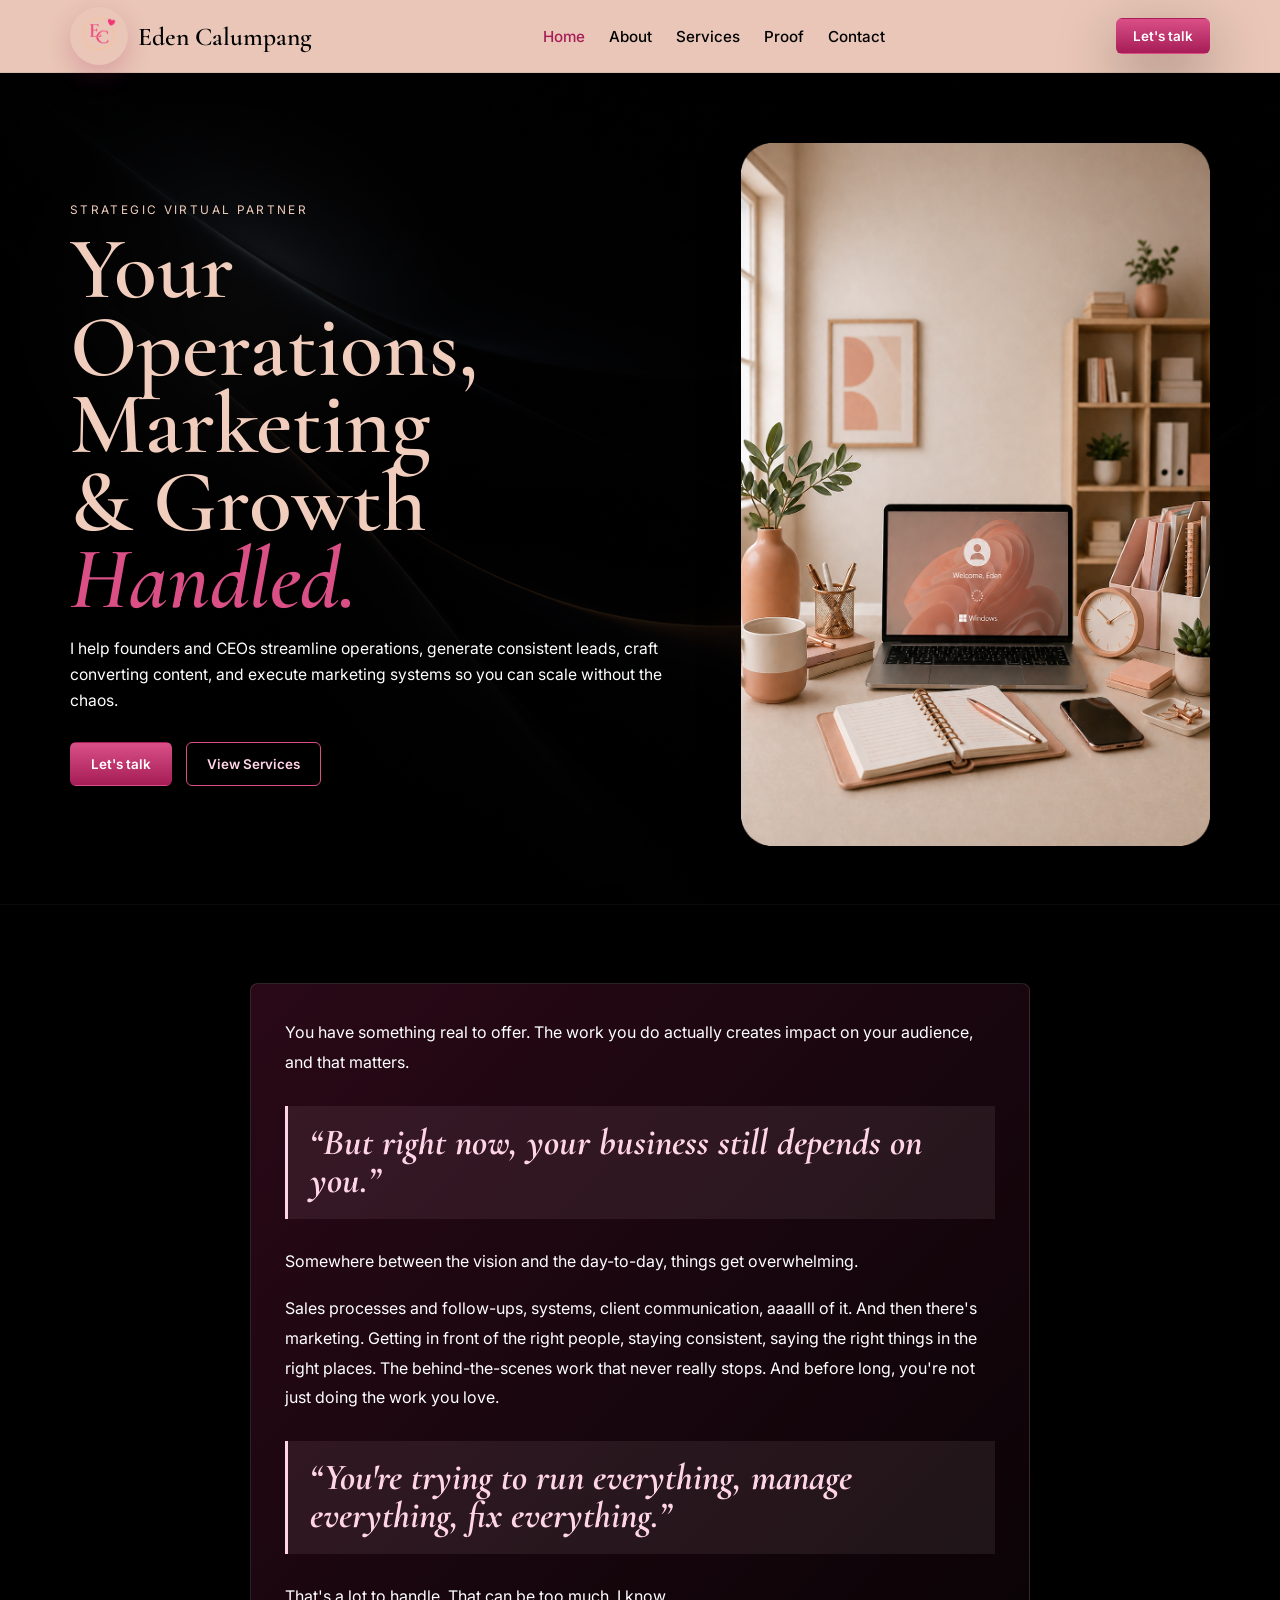
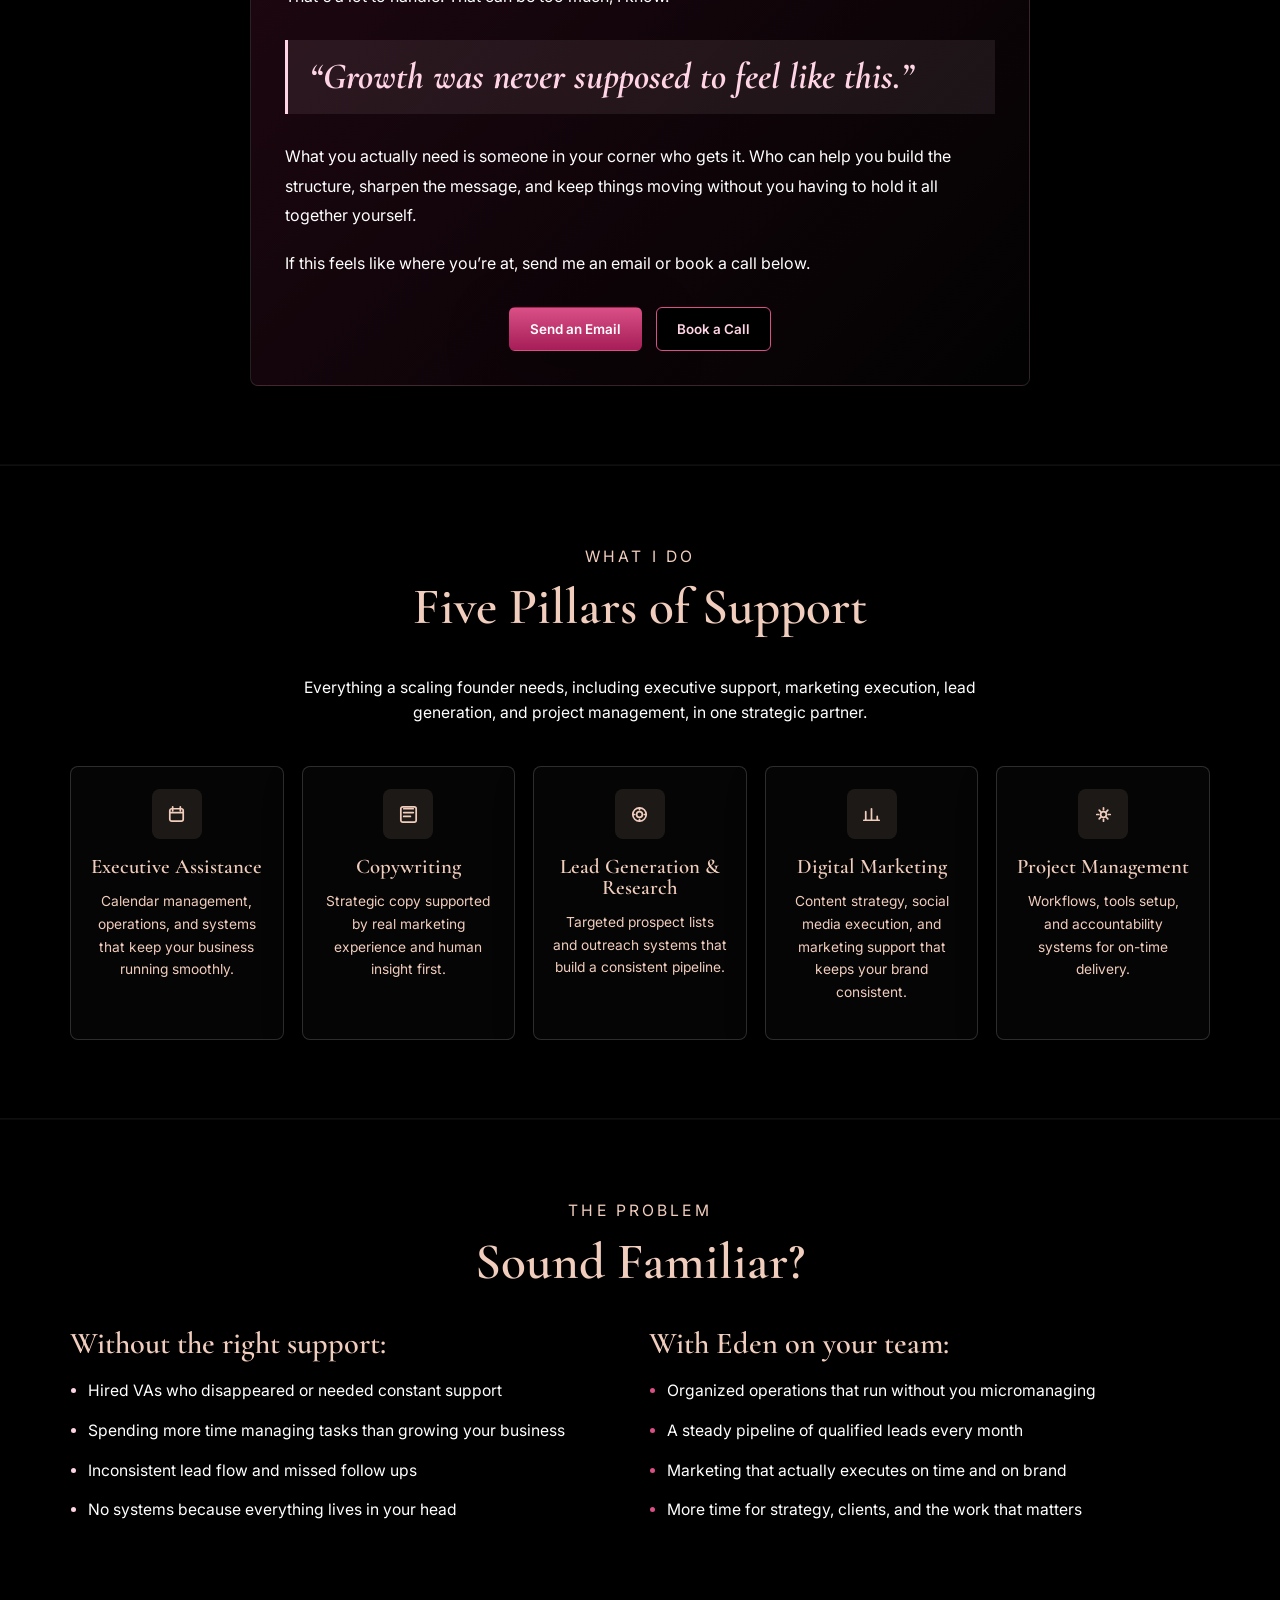
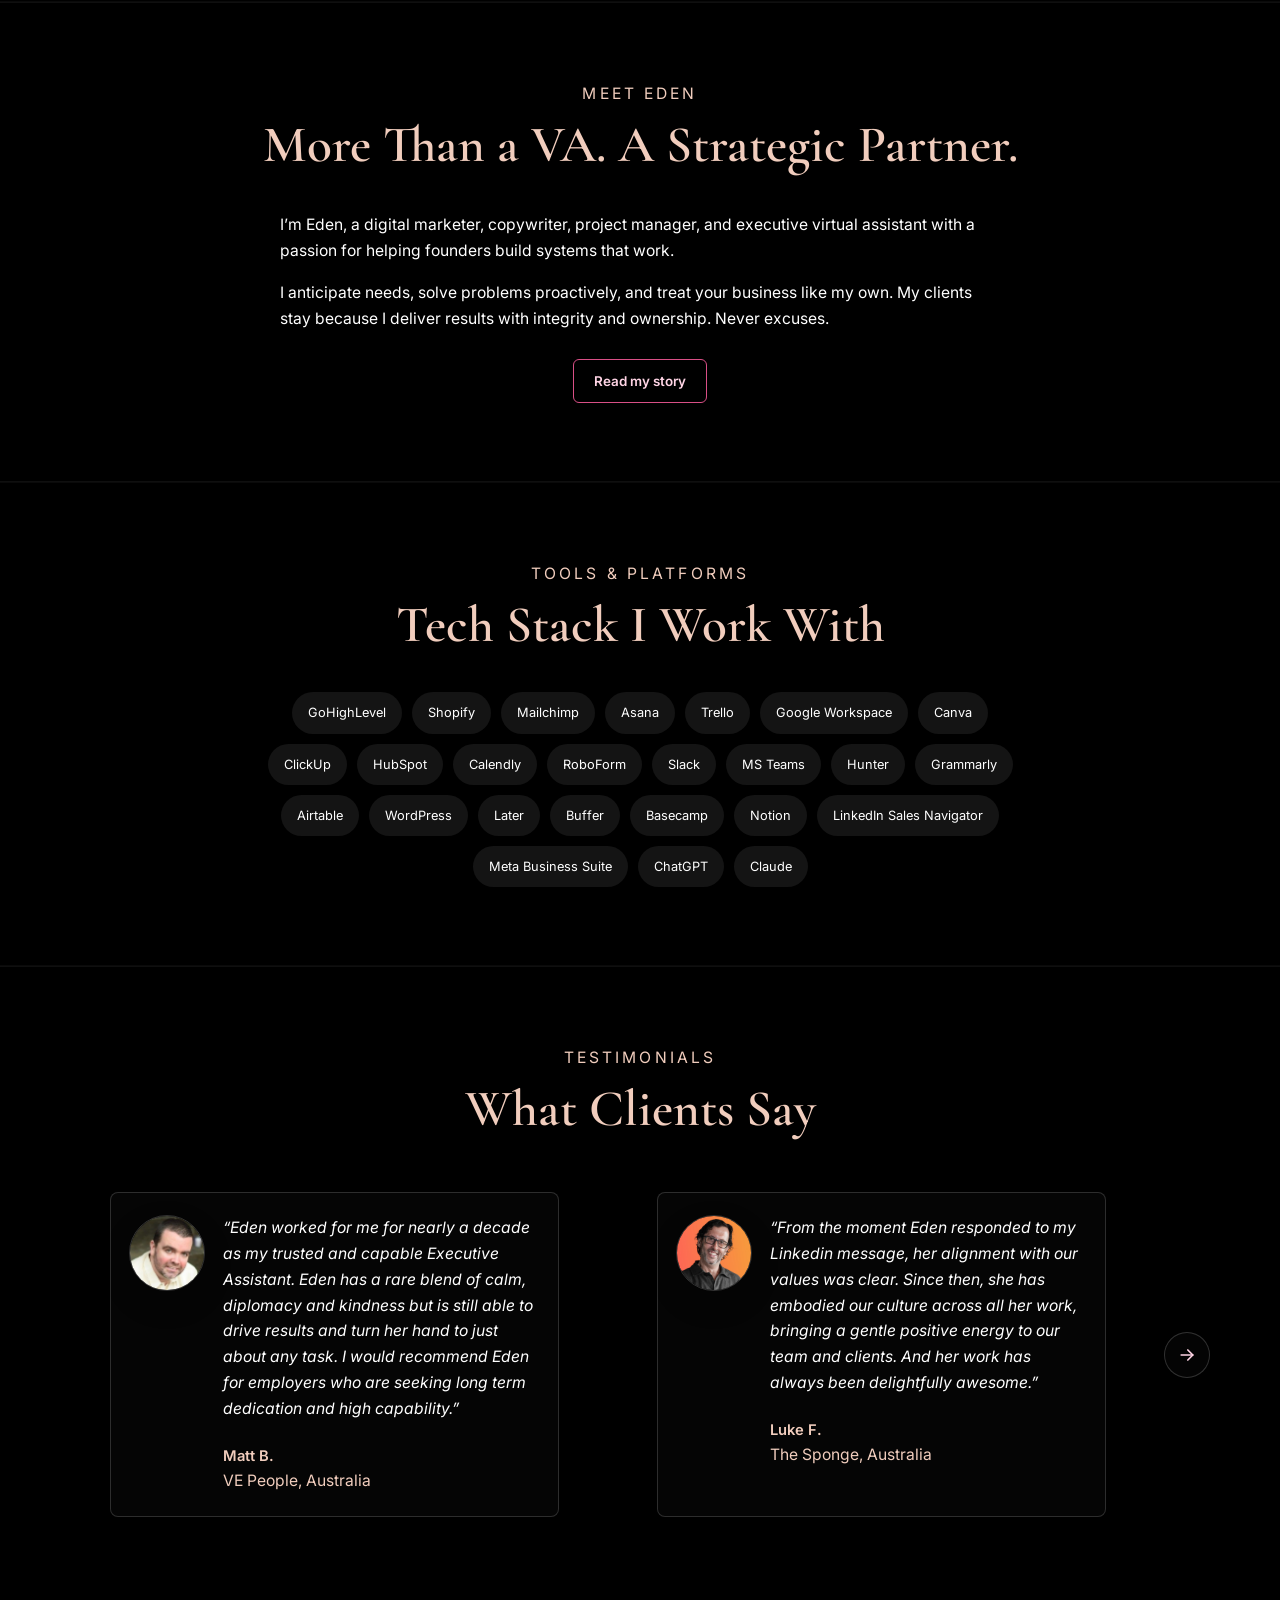
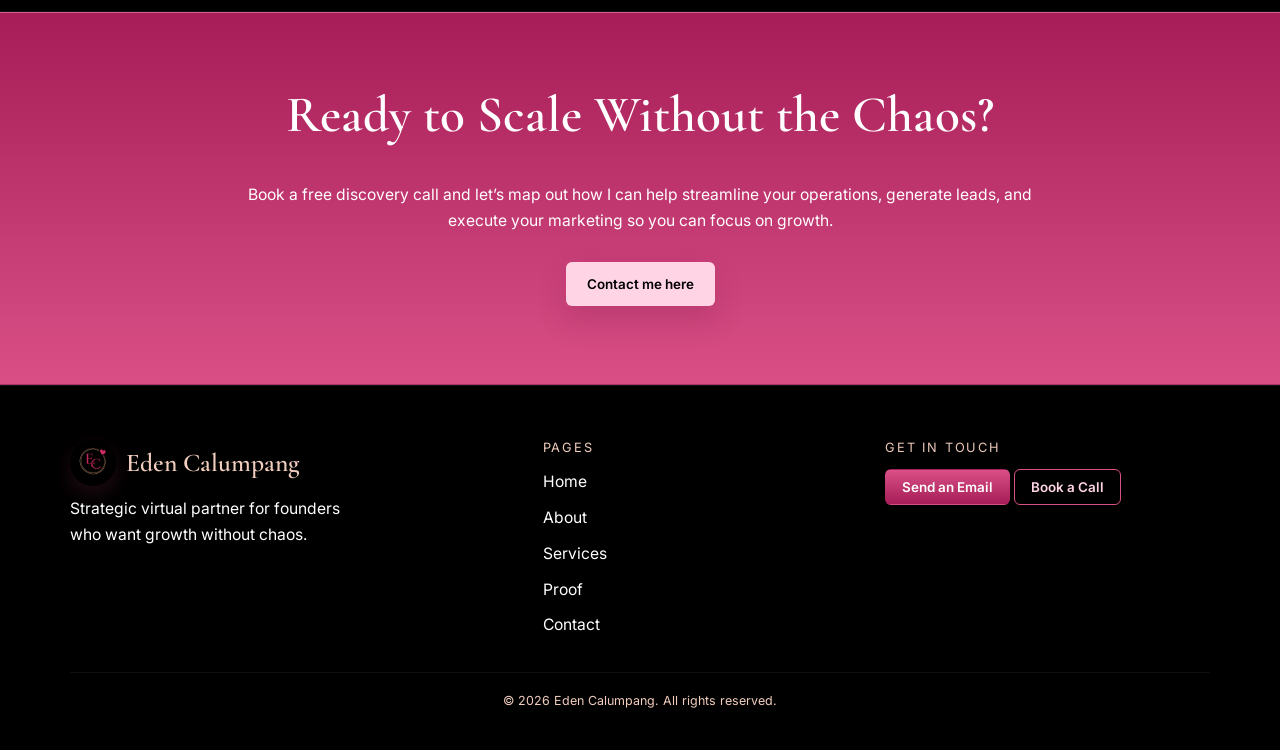
<file: index.html>
<!DOCTYPE html>
<html lang="en">
<head>
  <meta charset="UTF-8">
  <meta name="viewport" content="width=device-width, initial-scale=1.0">
  <title>Eden Calumpang | Strategic Virtual Assistant for Founders</title>
  <meta
    name="description"
    content="Strategic virtual assistant support for founders and CEOs: operations, executive assistance, copywriting, lead generation, digital marketing, and project management."
  >
  <meta name="author" content="Eden Calumpang">
  <meta name="robots" content="index, follow">
  <meta name="theme-color" content="#000000">
  <link rel="canonical" href="https://raineden-digital.github.io/workwithme/">
  <link rel="icon" href="assets/favicon-32.png" type="image/png" sizes="32x32">
  <link rel="apple-touch-icon" href="assets/apple-touch-icon.png">
  <link rel="preload" as="image" href="assets/operations-hero.png">
  <link rel="preload" as="image" href="assets/home-hero-photo.png">
  <meta property="og:type" content="website">
  <meta property="og:site_name" content="Eden Calumpang">
  <meta property="og:title" content="Eden Calumpang | Strategic Virtual Assistant for Founders">
  <meta property="og:description" content="Operations, marketing, lead generation, copywriting, and project management support for founders who want growth without chaos.">
  <meta property="og:url" content="https://raineden-digital.github.io/workwithme/">
  <meta property="og:image" content="https://raineden-digital.github.io/workwithme/assets/home-hero-photo.png">
  <meta property="og:image:alt" content="Portrait of Eden Calumpang, strategic virtual assistant and digital marketing partner">
  <meta name="twitter:card" content="summary_large_image">
  <meta name="twitter:title" content="Eden Calumpang | Strategic Virtual Assistant for Founders">
  <meta name="twitter:description" content="Strategic operations, marketing, lead generation, copywriting, and project management support for founders and CEOs.">
  <meta name="twitter:image" content="https://raineden-digital.github.io/workwithme/assets/home-hero-photo.png">
  <meta name="twitter:image:alt" content="Portrait of Eden Calumpang, strategic virtual assistant and digital marketing partner">
  <link rel="preconnect" href="https://fonts.googleapis.com">
  <link rel="preconnect" href="https://fonts.gstatic.com" crossorigin>
  <link
    href="https://fonts.googleapis.com/css2?family=Inter:wght@400;500;600;700&family=Cormorant+Garamond:wght@600;700&display=swap"
    rel="stylesheet"
  >
  <!-- Google tag (gtag.js) -->
  <script async src="https://www.googletagmanager.com/gtag/js?id=G-LHCZ4JVSWJ"></script>
  <script>
    window.dataLayer = window.dataLayer || [];
    function gtag(){dataLayer.push(arguments);}
    gtag('js', new Date());

    gtag('config', 'G-LHCZ4JVSWJ');
  </script>
  <script type="text/javascript">
    (function(c,l,a,r,i,t,y){
      c[a]=c[a]||function(){(c[a].q=c[a].q||[]).push(arguments)};
      t=l.createElement(r);t.async=1;t.src="https://www.clarity.ms/tag/wmon7wom5t";
      y=l.getElementsByTagName(r)[0];y.parentNode.insertBefore(t,y);
    })(window, document, "clarity", "script", "wmon7wom5t");
  </script>
  <link rel="stylesheet" href="styles.css">
  <script type="application/ld+json">
    {
      "@context": "https://schema.org",
      "@graph": [
        {
          "@type": "Person",
          "@id": "https://raineden-digital.github.io/workwithme/#person",
          "name": "Eden Calumpang",
          "url": "https://raineden-digital.github.io/workwithme/",
          "image": "https://raineden-digital.github.io/workwithme/assets/eden-calumpang-logo.png",
          "jobTitle": "Strategic Virtual Assistant and Digital Marketing Partner",
          "description": "Eden Calumpang helps founders and CEOs with executive assistance, operations, copywriting, lead generation, digital marketing, and project management.",
          "email": "mailto:raineden2684@gmail.com",
          "sameAs": [
            "https://www.linkedin.com/in/edencal",
            "https://instagram.com/edenbehindbrands"
          ],
          "knowsAbout": [
            "Executive assistance",
            "Copywriting",
            "Lead generation",
            "Digital marketing",
            "Project management",
            "Business operations"
          ]
        },
        {
          "@type": "WebSite",
          "@id": "https://raineden-digital.github.io/workwithme/#website",
          "url": "https://raineden-digital.github.io/workwithme/",
          "name": "Eden Calumpang",
          "description": "Strategic virtual assistant services for founders and CEOs who want growth without chaos.",
          "publisher": {
            "@id": "https://raineden-digital.github.io/workwithme/#person"
          },
          "inLanguage": "en"
        },
        {
          "@type": "WebPage",
          "@id": "https://raineden-digital.github.io/workwithme/#webpage",
          "url": "https://raineden-digital.github.io/workwithme/",
          "name": "Eden Calumpang | Strategic Virtual Assistant for Founders",
          "description": "Strategic operations, marketing, lead generation, copywriting, and project management support for founders and CEOs.",
          "isPartOf": {
            "@id": "https://raineden-digital.github.io/workwithme/#website"
          },
          "about": {
            "@id": "https://raineden-digital.github.io/workwithme/#person"
          },
          "primaryImageOfPage": {
            "@type": "ImageObject",
            "url": "https://raineden-digital.github.io/workwithme/assets/home-hero-photo.png"
          },
          "inLanguage": "en"
        },
        {
          "@type": "ItemList",
          "@id": "https://raineden-digital.github.io/workwithme/services.html#services-list",
          "name": "Strategic Virtual Assistant Services",
          "itemListElement": [
            {"@type": "Service", "position": 1, "name": "Executive Assistance", "url": "https://raineden-digital.github.io/workwithme/services.html#executive-assistance", "provider": {"@id": "https://raineden-digital.github.io/workwithme/#person"}},
            {"@type": "Service", "position": 2, "name": "Copywriting", "url": "https://raineden-digital.github.io/workwithme/services.html#copywriting", "provider": {"@id": "https://raineden-digital.github.io/workwithme/#person"}},
            {"@type": "Service", "position": 3, "name": "Lead Generation and Research", "url": "https://raineden-digital.github.io/workwithme/services.html#lead-generation-research", "provider": {"@id": "https://raineden-digital.github.io/workwithme/#person"}},
            {"@type": "Service", "position": 4, "name": "Digital Marketing", "url": "https://raineden-digital.github.io/workwithme/services.html#digital-marketing", "provider": {"@id": "https://raineden-digital.github.io/workwithme/#person"}},
            {"@type": "Service", "position": 5, "name": "Project Management", "url": "https://raineden-digital.github.io/workwithme/services.html#project-management", "provider": {"@id": "https://raineden-digital.github.io/workwithme/#person"}}
          ]
        }
      ]
    }
  </script>
  <!-- Meta Pixel Code --> <script> !function(f,b,e,v,n,t,s) {if(f.fbq)return;n=f.fbq=function(){n.callMethod? n.callMethod.apply(n,arguments):n.queue.push(arguments)}; if(!f._fbq)f._fbq=n;n.push=n;n.loaded=!0;n.version='2.0'; n.queue=[];t=b.createElement(e);t.async=!0; t.src=v;s=b.getElementsByTagName(e)[0]; s.parentNode.insertBefore(t,s)}(window, document,'script', 'https://connect.facebook.net/en_US/fbevents.js'); fbq('init', '1045990327848927'); fbq('track', 'PageView'); </script> <noscript><img height="1" width="1" style="display:none" src="https://www.facebook.com/tr?id=1045990327848927&ev=PageView&noscript=1" /></noscript> <!-- End Meta Pixel Code -->
</head>
<body class="page-home">
  <a class="skip-link" href="#main-content">Skip to main content</a>
  <header class="site-header">
    <div class="container nav">
      <a class="brand" href="index.html" aria-label="Eden Calumpang home">
        <img src="assets/eden-calumpang-logo.png" alt="" class="brand-logo" width="1024" height="1024" decoding="async">
        <span>Eden Calumpang</span>
      </a>
      <nav class="nav-links" aria-label="Primary navigation">
        <a class="active" href="index.html" aria-current="page">Home</a>
        <a href="about.html">About</a>
        <a href="services.html">Services</a>
        <a href="proof.html">Proof</a>
        <a href="contact.html">Contact</a>
      </nav>
      <a class="button button-primary button-small" href="contact.html">Let's talk</a>
    </div>
  </header>

  <main id="main-content">
    <section class="hero">
      <div class="hero-overlay"></div>
      <div class="hero-noise" aria-hidden="true"></div>
      <div class="container hero-inner">
        <div class="hero-copy">
          <p class="eyebrow">Strategic Virtual Partner</p>
          <h1>
            Your Operations, Marketing &amp; Growth
            <span>Handled.</span>
          </h1>
          <p class="lead">
            I help founders and CEOs streamline operations, generate consistent
            leads, craft converting content, and execute marketing systems so
            you can scale without the chaos.
          </p>
          <div class="actions">
            <a class="button button-primary" href="contact.html">Let's talk</a>
            <a class="button button-outline" href="services.html">View Services</a>
          </div>
        </div>
        <div class="hero-portrait">
          <div class="portrait-glow" aria-hidden="true"></div>
          <div class="portrait-frame">
            <img src="assets/home-hero-photo.png" alt="Portrait of Eden Calumpang" class="hero-media portrait-photo" width="1024" height="1535" fetchpriority="high" decoding="async">
          </div>
        </div>
      </div>
    </section>

    <section class="section section-dark">
      <div class="container story-content">
        <p>You have something real to offer. The work you do actually creates impact on your audience, and that matters.</p>
        <blockquote class="story-callout">“But right now, your business still depends on you.”</blockquote>
        <p>Somewhere between the vision and the day-to-day, things get overwhelming.</p>
        <p>Sales processes and follow-ups, systems, client communication, aaaalll of it. And then there's marketing. Getting in front of the right people, staying consistent, saying the right things in the right places. The behind-the-scenes work that never really stops. And before long, you're not just doing the work you love.</p>
        <blockquote class="story-callout">“You're trying to run everything, manage everything, fix everything.”</blockquote>
        <p>That's a lot to handle. That can be too much, I know.</p>
        <blockquote class="story-callout">“Growth was never supposed to feel like this.”</blockquote>
        <p>What you actually need is someone in your corner who gets it. Who can help you build the structure, sharpen the message, and keep things moving without you having to hold it all together yourself.</p>
        <p>If this feels like where you’re at, send me an email or book a call below.</p>
        <div class="center-actions">
          <a class="button button-primary" href="contact.html">Send an Email</a>
          <a class="button button-outline" href="https://calendly.com/raineden2684/discovery" target="_blank" rel="noopener noreferrer">Book a Call</a>
        </div>
      </div>
    </section>

    <section class="section section-brown" id="services">
      <div class="container">
        <div class="section-heading centered narrow-heading">
          <p class="eyebrow">What I Do</p>
          <h2>Five Pillars of Support</h2>
          <p>
            Everything a scaling founder needs, including executive support, marketing
            execution, lead generation, and project management, in one strategic
            partner.
          </p>
        </div>

        <div class="card-grid service-overview-grid">
          <a class="card service-card service-link" href="services.html#executive-assistance">
            <div class="service-icon" aria-hidden="true">
              <svg viewBox="0 0 24 24" role="img">
                <rect x="5" y="6" width="14" height="13" rx="2"></rect>
                <path d="M8 4v4M16 4v4M5 10h14"></path>
              </svg>
            </div>
            <h3>Executive Assistance</h3>
            <p>
              Calendar management, operations, and systems that keep your business
              running smoothly.
            </p>
          </a>
          <a class="card service-card service-link" href="services.html#copywriting">
            <div class="service-icon" aria-hidden="true">
              <svg viewBox="0 0 24 24" role="img">
                <path d="M7 6h10"></path>
                <path d="M7 10h10"></path>
                <path d="M7 14h7"></path>
                <path d="M6 4h12a2 2 0 0 1 2 2v12a2 2 0 0 1-2 2H6a2 2 0 0 1-2-2V6a2 2 0 0 1 2-2z"></path>
              </svg>
            </div>
            <h3>Copywriting</h3>
            <p>
              Strategic copy supported by real marketing experience and human insight first.
            </p>
          </a>
          <a class="card service-card service-link" href="services.html#lead-generation-research">
            <div class="service-icon" aria-hidden="true">
              <svg viewBox="0 0 24 24" role="img">
                <circle cx="12" cy="12" r="7"></circle>
                <circle cx="12" cy="12" r="3"></circle>
                <path d="M12 5v2M12 17v2M5 12h2M17 12h2"></path>
              </svg>
            </div>
            <h3>Lead Generation &amp; Research</h3>
            <p>
              Targeted prospect lists and outreach systems that build a consistent
              pipeline.
            </p>
          </a>
          <a class="card service-card service-link" href="services.html#digital-marketing">
            <div class="service-icon" aria-hidden="true">
              <svg viewBox="0 0 24 24" role="img">
                <path d="M6 18V9M12 18V6M18 18v-4M4 18h16"></path>
              </svg>
            </div>
            <h3>Digital Marketing</h3>
            <p>
              Content strategy, social media execution, and marketing support
              that keeps your brand consistent.
            </p>
          </a>
          <a class="card service-card service-link" href="services.html#project-management">
            <div class="service-icon" aria-hidden="true">
              <svg viewBox="0 0 24 24" role="img">
                <circle cx="12" cy="12" r="3"></circle>
                <path d="M12 5v2M12 17v2M5 12h2M17 12h2M7.5 7.5l1.4 1.4M15.1 15.1l1.4 1.4M16.5 7.5l-1.4 1.4M8.9 15.1l-1.4 1.4"></path>
              </svg>
            </div>
            <h3>Project Management</h3>
            <p>
              Workflows, tools setup, and accountability systems for on-time delivery.
            </p>
          </a>
        </div>
      </div>
    </section>

    <section class="section section-dark">
      <div class="container">
        <div class="section-heading centered narrow-heading">
          <p class="eyebrow">The Problem</p>
          <h2>Sound Familiar?</h2>
        </div>

        <div class="compare-grid">
          <div class="compare-block">
            <h3 class="warning-title">Without the right support:</h3>
            <ul class="bullet-list">
              <li>Hired VAs who disappeared or needed constant support</li>
              <li>Spending more time managing tasks than growing your business</li>
              <li>Inconsistent lead flow and missed follow ups</li>
              <li>No systems because everything lives in your head</li>
            </ul>
          </div>
          <div class="compare-block">
            <h3 class="success-title">With Eden on your team:</h3>
            <ul class="bullet-list success-list">
              <li>Organized operations that run without you micromanaging</li>
              <li>A steady pipeline of qualified leads every month</li>
              <li>Marketing that actually executes on time and on brand</li>
              <li>More time for strategy, clients, and the work that matters</li>
            </ul>
          </div>
        </div>
      </div>
    </section>

    <section class="section section-brown" id="about">
      <div class="container narrow-copy">
        <div class="section-heading centered">
          <p class="eyebrow">Meet Eden</p>
          <h2>More Than a VA. A Strategic Partner.</h2>
        </div>
        <p class="center-copy lead-copy">
          I’m Eden, a digital marketer, copywriter, project manager, and executive
          virtual assistant with a passion for helping founders build systems that work.
        </p>
        <p class="center-copy">
          I anticipate needs, solve problems proactively,
          and treat your business like my own. My clients stay because I deliver
          results with integrity and ownership. Never excuses.
        </p>
        <div class="center-actions">
          <a class="button button-outline" href="about.html">Read my story</a>
        </div>
      </div>
    </section>

    <section class="section section-dark" id="tools">
      <div class="container">
        <div class="section-heading centered narrow-heading">
          <p class="eyebrow">Tools &amp; Platforms</p>
          <h2>Tech Stack I Work With</h2>
        </div>
        <div class="chips">
          <span>GoHighLevel</span>
          <span>Shopify</span>
          <span>Mailchimp</span>
          <span>Asana</span>
          <span>Trello</span>
          <span>Google Workspace</span>
          <span>Canva</span>
          <span>ClickUp</span>
          <span>HubSpot</span>
          <span>Calendly</span>
          <span>RoboForm</span>
          <span>Slack</span>
          <span>MS Teams</span>
          <span>Hunter</span>
          <span>Grammarly</span>
          <span>Airtable</span>
          <span>WordPress</span>
          <span>Later</span>
          <span>Buffer</span>
          <span>Basecamp</span>
          <span>Notion</span>
          <span>LinkedIn Sales Navigator</span>
          <span>Meta Business Suite</span>
          <span>ChatGPT</span>
          <span>Claude</span>
        </div>
      </div>
    </section>

    <section class="section section-brown" id="proof">
      <div class="container">
        <div class="section-heading centered narrow-heading">
          <p class="eyebrow">Testimonials</p>
          <h2>What Clients Say</h2>
        </div>
        <div class="testimonial-row">
          <div class="card-grid two-up">
            <blockquote class="card quote-card quote-card-with-photo">
              <img src="assets/testimonial-matt-b.jfif" alt="Matt B., executive assistant client testimonial" class="testimonial-photo" width="297" height="297" loading="lazy" decoding="async">
              <div>
                <p>
                  “Eden worked for me for nearly a decade as my trusted and capable Executive Assistant. Eden has a rare blend of calm, diplomacy and kindness but is still able to drive results and turn her hand to just about any task. I would recommend Eden for employers who are seeking long term dedication and high capability.”
                </p>
                <footer>
                  <strong>Matt B.</strong>
                  <span>VE People, Australia</span>
                </footer>
              </div>
            </blockquote>
            <blockquote class="card quote-card quote-card-with-photo">
              <img src="assets/testimonial-luke-f.jfif" alt="Luke F., digital marketing client testimonial" class="testimonial-photo" width="400" height="400" loading="lazy" decoding="async">
              <div>
                <p>
                  “From the moment Eden responded to my Linkedin message, her alignment with our values was clear. Since then, she has embodied our culture across all her work, bringing a gentle positive energy to our team and clients. And her work has always been delightfully awesome.”
                </p>
                <footer>
                  <strong>Luke F.</strong>
                  <span>The Sponge, Australia</span>
                </footer>
              </div>
            </blockquote>
          </div>
          <a class="proof-link proof-link-outside" href="proof.html" aria-label="See more testimonials">
            <svg viewBox="0 0 24 24" role="img">
              <path d="M5 12h14"></path>
              <path d="M13 6l6 6-6 6"></path>
            </svg>
          </a>
        </div>
      </div>
    </section>

    <section class="cta-band" id="contact">
      <div class="container narrow-copy">
        <div class="section-heading centered cta-heading">
          <h2>Ready to Scale Without the Chaos?</h2>
          <p>
            Book a free discovery call and let’s map out how I can help streamline
            your operations, generate leads, and execute your marketing so you
            can focus on growth.
          </p>
        </div>
        <div class="center-actions">
          <a class="button button-primary" href="contact.html">Contact me here</a>
        </div>
      </div>
    </section>
  </main>

  <footer class="site-footer">
    <div class="container footer-grid">
      <div>
        <p class="footer-brand">
          <img src="assets/eden-calumpang-logo.png" alt="" class="footer-logo" width="1024" height="1024" loading="lazy" decoding="async">
          <span>Eden Calumpang</span>
        </p>
        <p class="footer-copy">
          Strategic virtual partner for founders who want growth without chaos.
        </p>
      </div>
      <div>
        <p class="footer-title">Pages</p>
        <ul class="footer-links">
          <li><a href="index.html">Home</a></li>
          <li><a href="about.html">About</a></li>
          <li><a href="services.html">Services</a></li>
          <li><a href="proof.html">Proof</a></li>
          <li><a href="contact.html">Contact</a></li>
        </ul>
      </div>
      <div>
        <p class="footer-title">Get in Touch</p>
        <a class="button button-primary button-small" href="mailto:raineden2684@gmail.com">Send an Email</a>
        <a class="button button-outline button-small" href="https://calendly.com/raineden2684/discovery" target="_blank" rel="noopener noreferrer">Book a Call</a>
      </div>
    </div>
    <div class="container footer-bottom">
      <p>&copy; <span id="year"></span> Eden Calumpang. All rights reserved.</p>
    </div>
  </footer>

  <script src="script.js" defer></script>
</body>
</html>
</file>
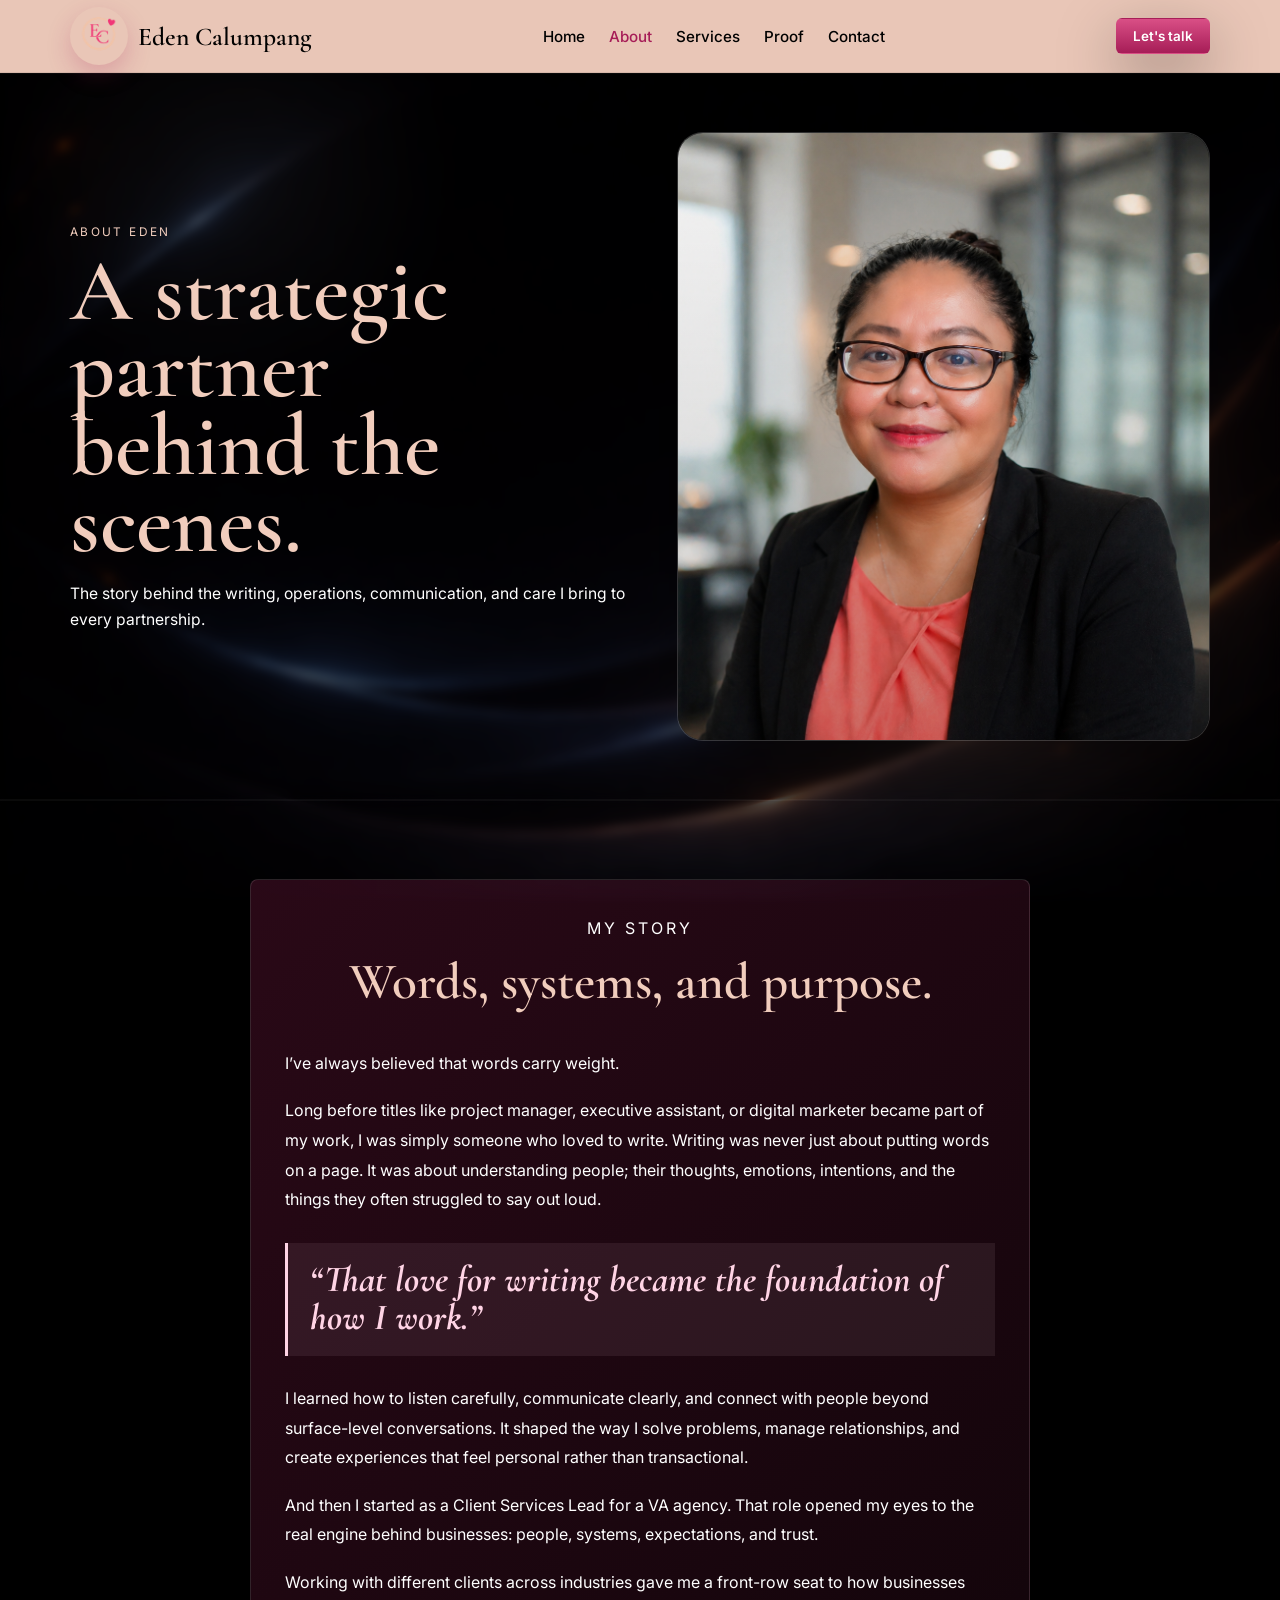
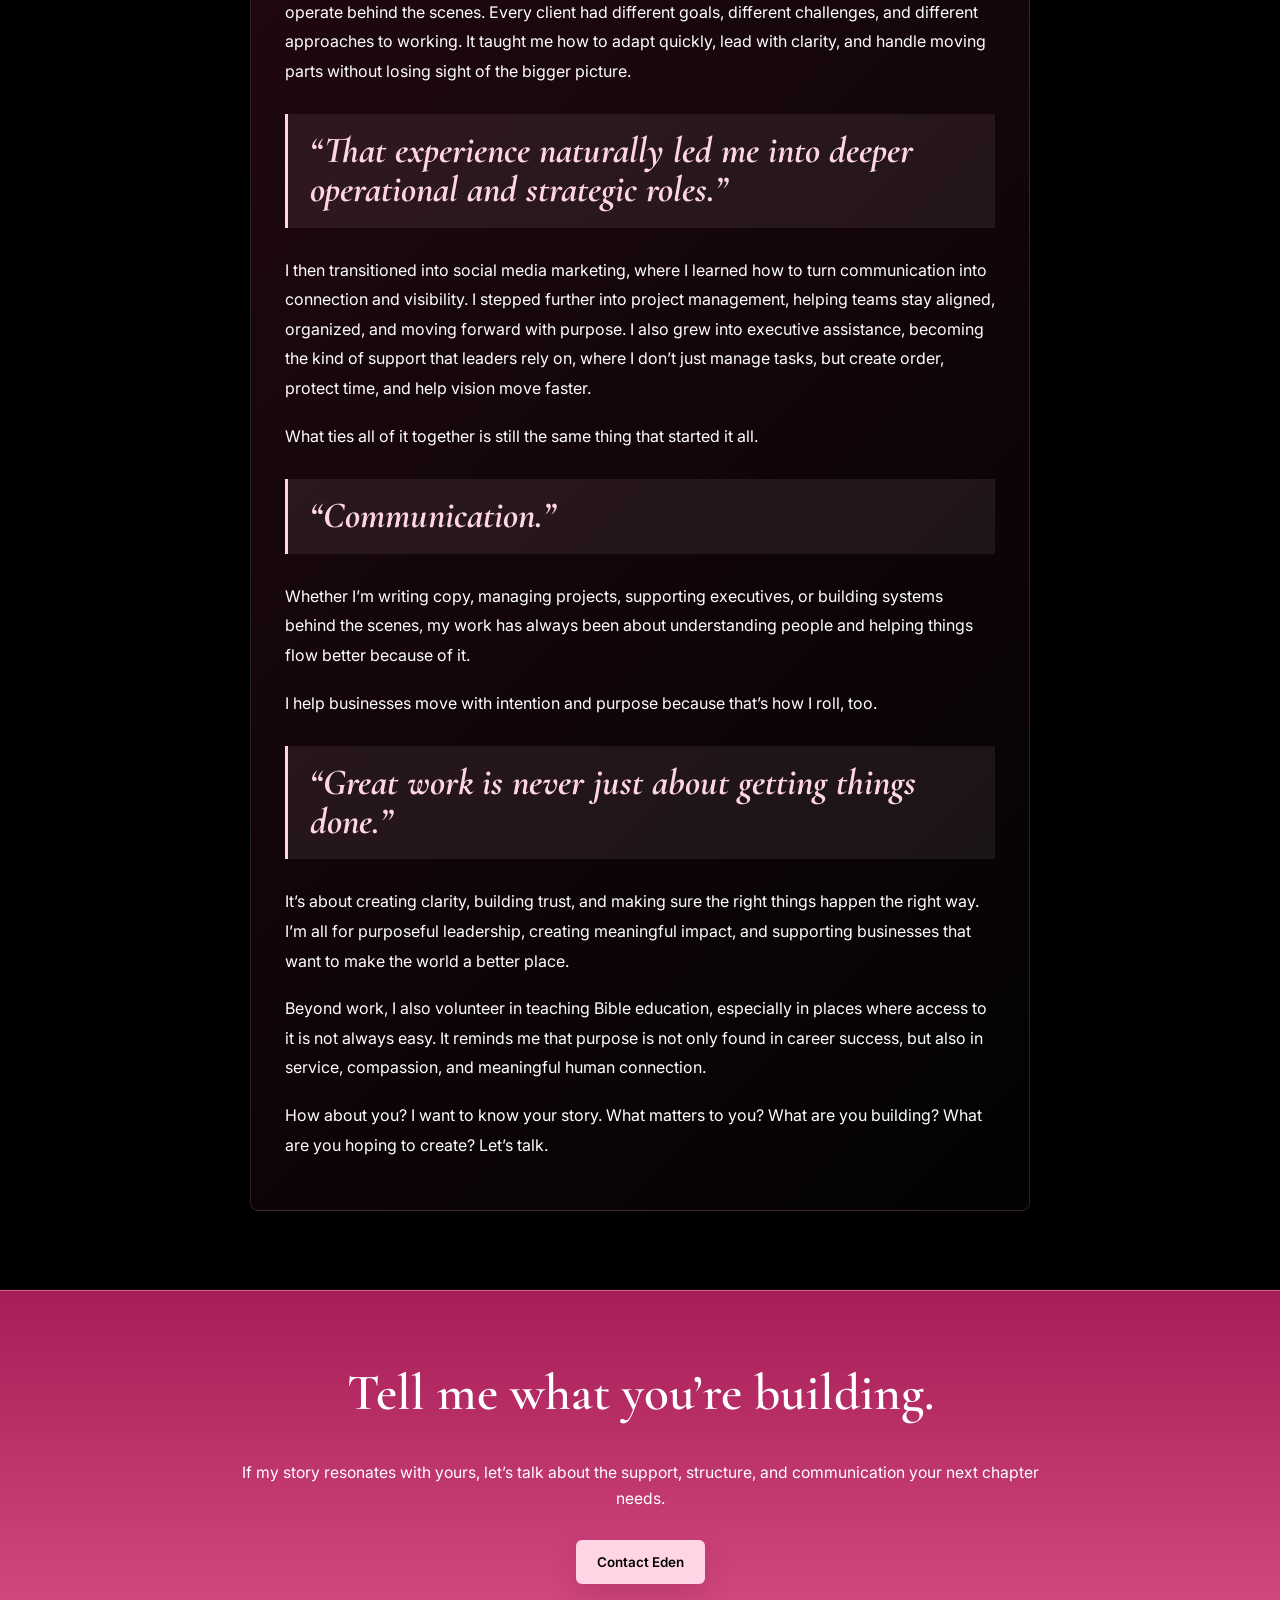
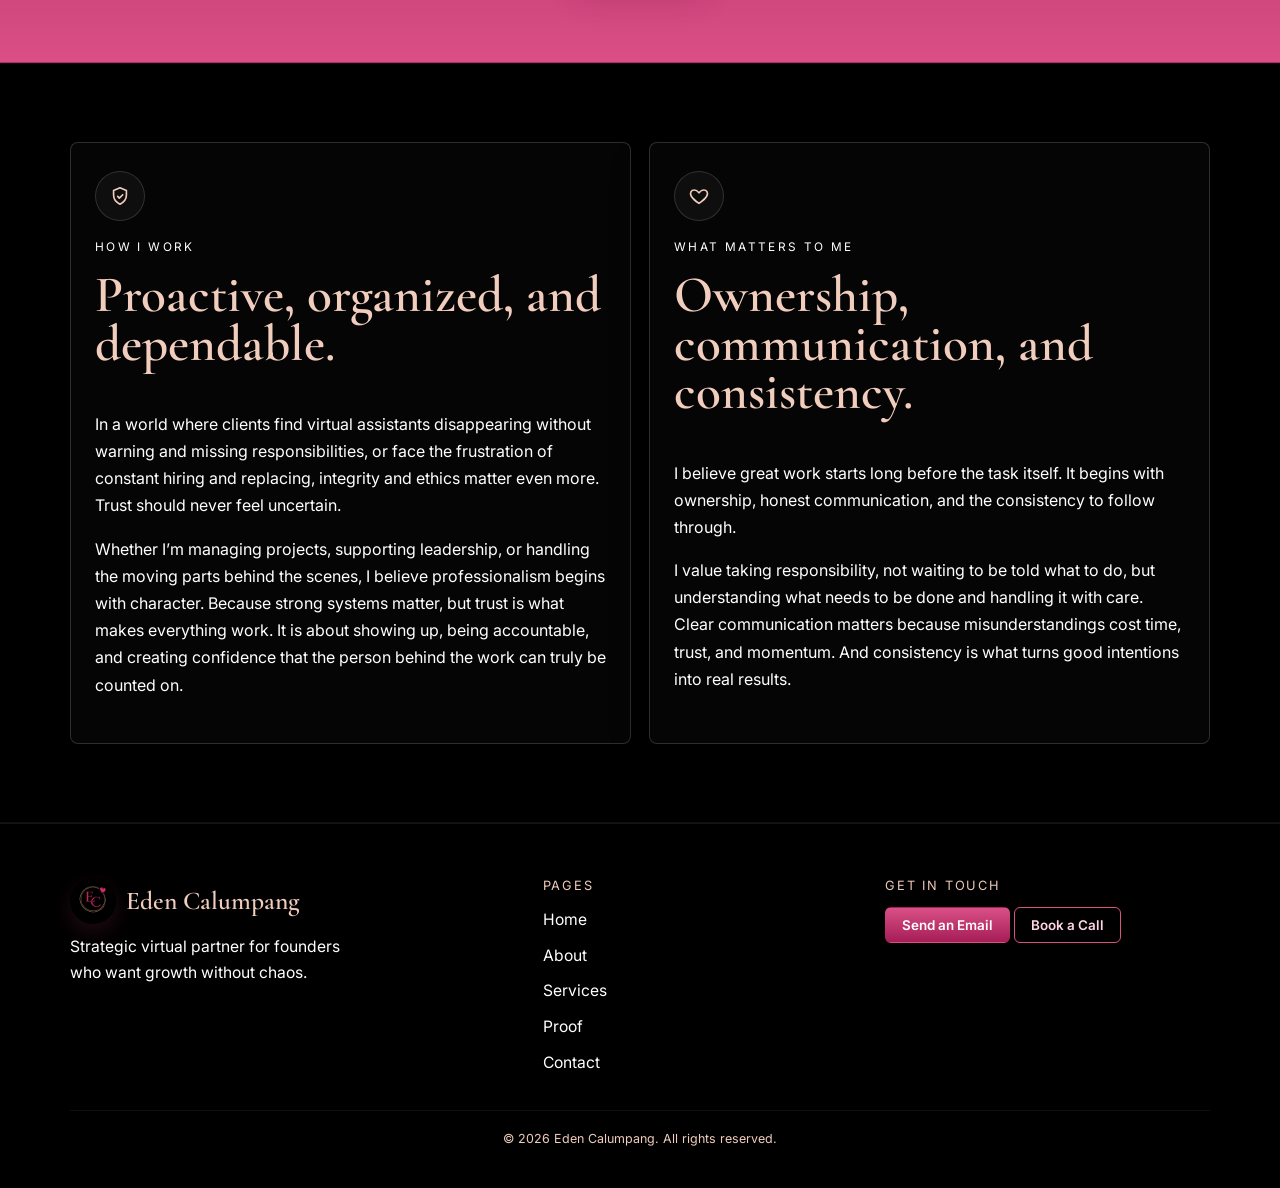
<file: about.html>
<!DOCTYPE html>
<html lang="en">
<head>
  <meta charset="UTF-8">
  <meta name="viewport" content="width=device-width, initial-scale=1.0">
  <title>About Eden Calumpang | Strategic Virtual Assistant & Digital Marketer</title>
  <meta
    name="description"
    content="Learn about Eden Calumpang, a strategic virtual assistant, digital marketer, copywriter, project manager, and operations partner for founders and CEOs."
  >
  <meta name="author" content="Eden Calumpang">
  <meta name="robots" content="index, follow">
  <meta name="theme-color" content="#000000">
  <link rel="canonical" href="https://raineden-digital.github.io/workwithme/about.html">
  <link rel="icon" href="assets/favicon-32.png" type="image/png" sizes="32x32">
  <link rel="apple-touch-icon" href="assets/apple-touch-icon.png">
  <link rel="preload" as="image" href="assets/about-hero-photo.png">
  <meta property="og:type" content="profile">
  <meta property="og:site_name" content="Eden Calumpang">
  <meta property="og:title" content="About Eden Calumpang | Strategic Virtual Assistant & Digital Marketer">
  <meta property="og:description" content="The story behind Eden's writing, operations, project management, digital marketing, and executive support for founders.">
  <meta property="og:url" content="https://raineden-digital.github.io/workwithme/about.html">
  <meta property="og:image" content="https://raineden-digital.github.io/workwithme/assets/about-hero-photo.png">
  <meta property="og:image:alt" content="Eden Calumpang, strategic virtual assistant and digital marketing partner">
  <meta name="twitter:card" content="summary_large_image">
  <meta name="twitter:title" content="About Eden Calumpang | Strategic Virtual Assistant & Digital Marketer">
  <meta name="twitter:description" content="Learn about Eden's work across writing, operations, project management, digital marketing, and executive support.">
  <meta name="twitter:image" content="https://raineden-digital.github.io/workwithme/assets/about-hero-photo.png">
  <meta name="twitter:image:alt" content="Eden Calumpang, strategic virtual assistant and digital marketing partner">
  <link rel="preconnect" href="https://fonts.googleapis.com">
  <link rel="preconnect" href="https://fonts.gstatic.com" crossorigin>
  <link
    href="https://fonts.googleapis.com/css2?family=Inter:wght@400;500;600;700&family=Cormorant+Garamond:wght@600;700&display=swap"
    rel="stylesheet"
  >
  <!-- Google tag (gtag.js) -->
  <script async src="https://www.googletagmanager.com/gtag/js?id=G-LHCZ4JVSWJ"></script>
  <script>
    window.dataLayer = window.dataLayer || [];
    function gtag(){dataLayer.push(arguments);}
    gtag('js', new Date());

    gtag('config', 'G-LHCZ4JVSWJ');
  </script>
  <script type="text/javascript">
    (function(c,l,a,r,i,t,y){
      c[a]=c[a]||function(){(c[a].q=c[a].q||[]).push(arguments)};
      t=l.createElement(r);t.async=1;t.src="https://www.clarity.ms/tag/wmon7wom5t";
      y=l.getElementsByTagName(r)[0];y.parentNode.insertBefore(t,y);
    })(window, document, "clarity", "script", "wmon7wom5t");
  </script>
  <link rel="stylesheet" href="styles.css">
  <script type="application/ld+json">
    {
      "@context": "https://schema.org",
      "@type": "ProfilePage",
      "@id": "https://raineden-digital.github.io/workwithme/about.html#webpage",
      "url": "https://raineden-digital.github.io/workwithme/about.html",
      "name": "About Eden Calumpang",
      "description": "Learn about Eden Calumpang, a strategic virtual assistant, digital marketer, copywriter, project manager, and operations partner for founders and CEOs.",
      "isPartOf": {
        "@type": "WebSite",
        "@id": "https://raineden-digital.github.io/workwithme/#website",
        "name": "Eden Calumpang",
        "url": "https://raineden-digital.github.io/workwithme/"
      },
      "mainEntity": {
        "@type": "Person",
        "@id": "https://raineden-digital.github.io/workwithme/#person",
        "name": "Eden Calumpang",
        "url": "https://raineden-digital.github.io/workwithme/",
        "image": "https://raineden-digital.github.io/workwithme/assets/eden-calumpang-logo.png",
        "jobTitle": "Strategic Virtual Assistant and Digital Marketing Partner",
        "email": "mailto:raineden2684@gmail.com",
        "sameAs": [
          "https://www.linkedin.com/in/edencal",
          "https://instagram.com/edenbehindbrands"
        ]
      },
      "inLanguage": "en"
    }
  </script>
  <!-- Meta Pixel Code --> <script> !function(f,b,e,v,n,t,s) {if(f.fbq)return;n=f.fbq=function(){n.callMethod? n.callMethod.apply(n,arguments):n.queue.push(arguments)}; if(!f._fbq)f._fbq=n;n.push=n;n.loaded=!0;n.version='2.0'; n.queue=[];t=b.createElement(e);t.async=!0; t.src=v;s=b.getElementsByTagName(e)[0]; s.parentNode.insertBefore(t,s)}(window, document,'script', 'https://connect.facebook.net/en_US/fbevents.js'); fbq('init', '1045990327848927'); fbq('track', 'PageView'); </script> <noscript><img height="1" width="1" style="display:none" src="https://www.facebook.com/tr?id=1045990327848927&ev=PageView&noscript=1" /></noscript> <!-- End Meta Pixel Code -->
</head>
<body class="page-about">
  <a class="skip-link" href="#main-content">Skip to main content</a>
  <header class="site-header">
    <div class="container nav">
      <a class="brand" href="index.html" aria-label="Eden Calumpang home">
        <img src="assets/eden-calumpang-logo.png" alt="" class="brand-logo" width="1024" height="1024" decoding="async">
        <span>Eden Calumpang</span>
      </a>
      <nav class="nav-links" aria-label="Primary navigation">
        <a href="index.html">Home</a>
        <a class="active" href="about.html" aria-current="page">About</a>
        <a href="services.html">Services</a>
        <a href="proof.html">Proof</a>
        <a href="contact.html">Contact</a>
      </nav>
        <a class="button button-primary button-small" href="contact.html">Let's talk</a>
    </div>
  </header>

  <main id="main-content">
    <section class="section section-dark page-hero">
      <div class="container page-hero-grid">
        <div class="page-hero-copy">
          <p class="eyebrow">About Eden</p>
          <h1 class="proof-title page-hero-title">A strategic partner behind the scenes.</h1>
          <p class="center-copy page-hero-text">
            The story behind the writing, operations, communication, and care I bring to every partnership.
          </p>
        </div>
        <div class="hero-media-frame">
          <img src="assets/about-hero-photo.png" alt="Eden Calumpang, strategic virtual assistant and digital marketing partner" class="hero-media about-hero-photo" width="1080" height="1235" fetchpriority="high" decoding="async">
        </div>
      </div>
    </section>

    <section class="section section-dark">
      <div class="container story-content">
        <div class="section-heading centered">
          <p class="eyebrow">My Story</p>
          <h2>Words, systems, and purpose.</h2>
        </div>
        <p>I’ve always believed that words carry weight.</p>
        <p>Long before titles like project manager, executive assistant, or digital marketer became part of my work, I was simply someone who loved to write. Writing was never just about putting words on a page. It was about understanding people; their thoughts, emotions, intentions, and the things they often struggled to say out loud.</p>
        <blockquote class="story-callout">“That love for writing became the foundation of how I work.”</blockquote>
        <p>I learned how to listen carefully, communicate clearly, and connect with people beyond surface-level conversations. It shaped the way I solve problems, manage relationships, and create experiences that feel personal rather than transactional.</p>
        <p>And then I started as a Client Services Lead for a VA agency. That role opened my eyes to the real engine behind businesses: people, systems, expectations, and trust.</p>
        <p>Working with different clients across industries gave me a front-row seat to how businesses operate behind the scenes. Every client had different goals, different challenges, and different approaches to working. It taught me how to adapt quickly, lead with clarity, and handle moving parts without losing sight of the bigger picture.</p>
        <blockquote class="story-callout">“That experience naturally led me into deeper operational and strategic roles.”</blockquote>
        <p>I then transitioned into social media marketing, where I learned how to turn communication into connection and visibility. I stepped further into project management, helping teams stay aligned, organized, and moving forward with purpose. I also grew into executive assistance, becoming the kind of support that leaders rely on, where I don’t just manage tasks, but create order, protect time, and help vision move faster.</p>
        <p>What ties all of it together is still the same thing that started it all.</p>
        <blockquote class="story-callout">“Communication.”</blockquote>
        <p>Whether I’m writing copy, managing projects, supporting executives, or building systems behind the scenes, my work has always been about understanding people and helping things flow better because of it.</p>
        <p>I help businesses move with intention and purpose because that’s how I roll, too.</p>
        <blockquote class="story-callout">“Great work is never just about getting things done.”</blockquote>
        <p>It’s about creating clarity, building trust, and making sure the right things happen the right way. I’m all for purposeful leadership, creating meaningful impact, and supporting businesses that want to make the world a better place.</p>
        <p>Beyond work, I also volunteer in teaching Bible education, especially in places where access to it is not always easy. It reminds me that purpose is not only found in career success, but also in service, compassion, and meaningful human connection.</p>
        <p>How about you? I want to know your story. What matters to you? What are you building? What are you hoping to create? Let’s talk.</p>
      </div>
    </section>

    <section class="cta-band">
      <div class="container narrow-copy">
        <div class="section-heading centered cta-heading">
          <h2>Tell me what you’re building.</h2>
          <p>
            If my story resonates with yours, let’s talk about the support, structure, and communication your next chapter needs.
          </p>
        </div>
        <div class="center-actions">
          <a class="button button-primary" href="contact.html">Contact Eden</a>
        </div>
      </div>
    </section>

    <section class="section section-brown">
      <div class="container card-grid two-up">
        <article class="card proof-card">
          <div class="section-card-icon" aria-hidden="true">
            <svg viewBox="0 0 24 24" role="img">
              <path d="M12 3l7 3v5c0 5-3 8-7 10c-4-2-7-5-7-10V6l7-3z"></path>
              <path d="M9.5 12.5l1.8 1.8L15 10.6"></path>
            </svg>
          </div>
          <p class="eyebrow">How I Work</p>
          <h2>Proactive, organized, and dependable.</h2>
          <p>
            In a world where clients find virtual assistants disappearing without warning and missing responsibilities, or face the frustration of constant hiring and replacing, integrity and ethics matter even more. Trust should never feel uncertain.
          </p>
          <p>
            Whether I’m managing projects, supporting leadership, or handling the moving parts behind the scenes, I believe professionalism begins with character. Because strong systems matter, but trust is what makes everything work. It is about showing up, being accountable, and creating confidence that the person behind the work can truly be counted on.
          </p>
        </article>
        <article class="card proof-card">
          <div class="section-card-icon" aria-hidden="true">
            <svg viewBox="0 0 24 24" role="img">
              <path d="M12 20s-6.5-4.3-8.5-8C1.7 8.8 3.3 5.5 7 5.5c2 0 3.2 1 5 3c1.8-2 3-3 5-3c3.7 0 5.3 3.3 3.5 6.5C18.5 15.7 12 20 12 20z"></path>
            </svg>
          </div>
          <p class="eyebrow">What Matters To Me</p>
          <h2>Ownership, communication, and consistency.</h2>
          <p>
            I believe great work starts long before the task itself. It begins with ownership, honest communication, and the consistency to follow through.
          </p>
          <p>
            I value taking responsibility, not waiting to be told what to do, but understanding what needs to be done and handling it with care. Clear communication matters because misunderstandings cost time, trust, and momentum. And consistency is what turns good intentions into real results.
          </p>
        </article>
      </div>
    </section>
  </main>

  <footer class="site-footer">
    <div class="container footer-grid">
      <div>
        <p class="footer-brand">
          <img src="assets/eden-calumpang-logo.png" alt="" class="footer-logo" width="1024" height="1024" loading="lazy" decoding="async">
          <span>Eden Calumpang</span>
        </p>
        <p class="footer-copy">
          Strategic virtual partner for founders who want growth without chaos.
        </p>
      </div>
      <div>
        <p class="footer-title">Pages</p>
        <ul class="footer-links">
          <li><a href="index.html">Home</a></li>
          <li><a href="about.html">About</a></li>
          <li><a href="services.html">Services</a></li>
          <li><a href="proof.html">Proof</a></li>
          <li><a href="contact.html">Contact</a></li>
        </ul>
      </div>
      <div>
        <p class="footer-title">Get in Touch</p>
        <a class="button button-primary button-small" href="mailto:raineden2684@gmail.com">Send an Email</a>
        <a class="button button-outline button-small" href="https://calendly.com/raineden2684/discovery" target="_blank" rel="noopener noreferrer">Book a Call</a>
      </div>
    </div>
    <div class="container footer-bottom">
      <p>&copy; <span id="year"></span> Eden Calumpang. All rights reserved.</p>
    </div>
  </footer>

  <script src="script.js" defer></script>
</body>
</html>
</file>
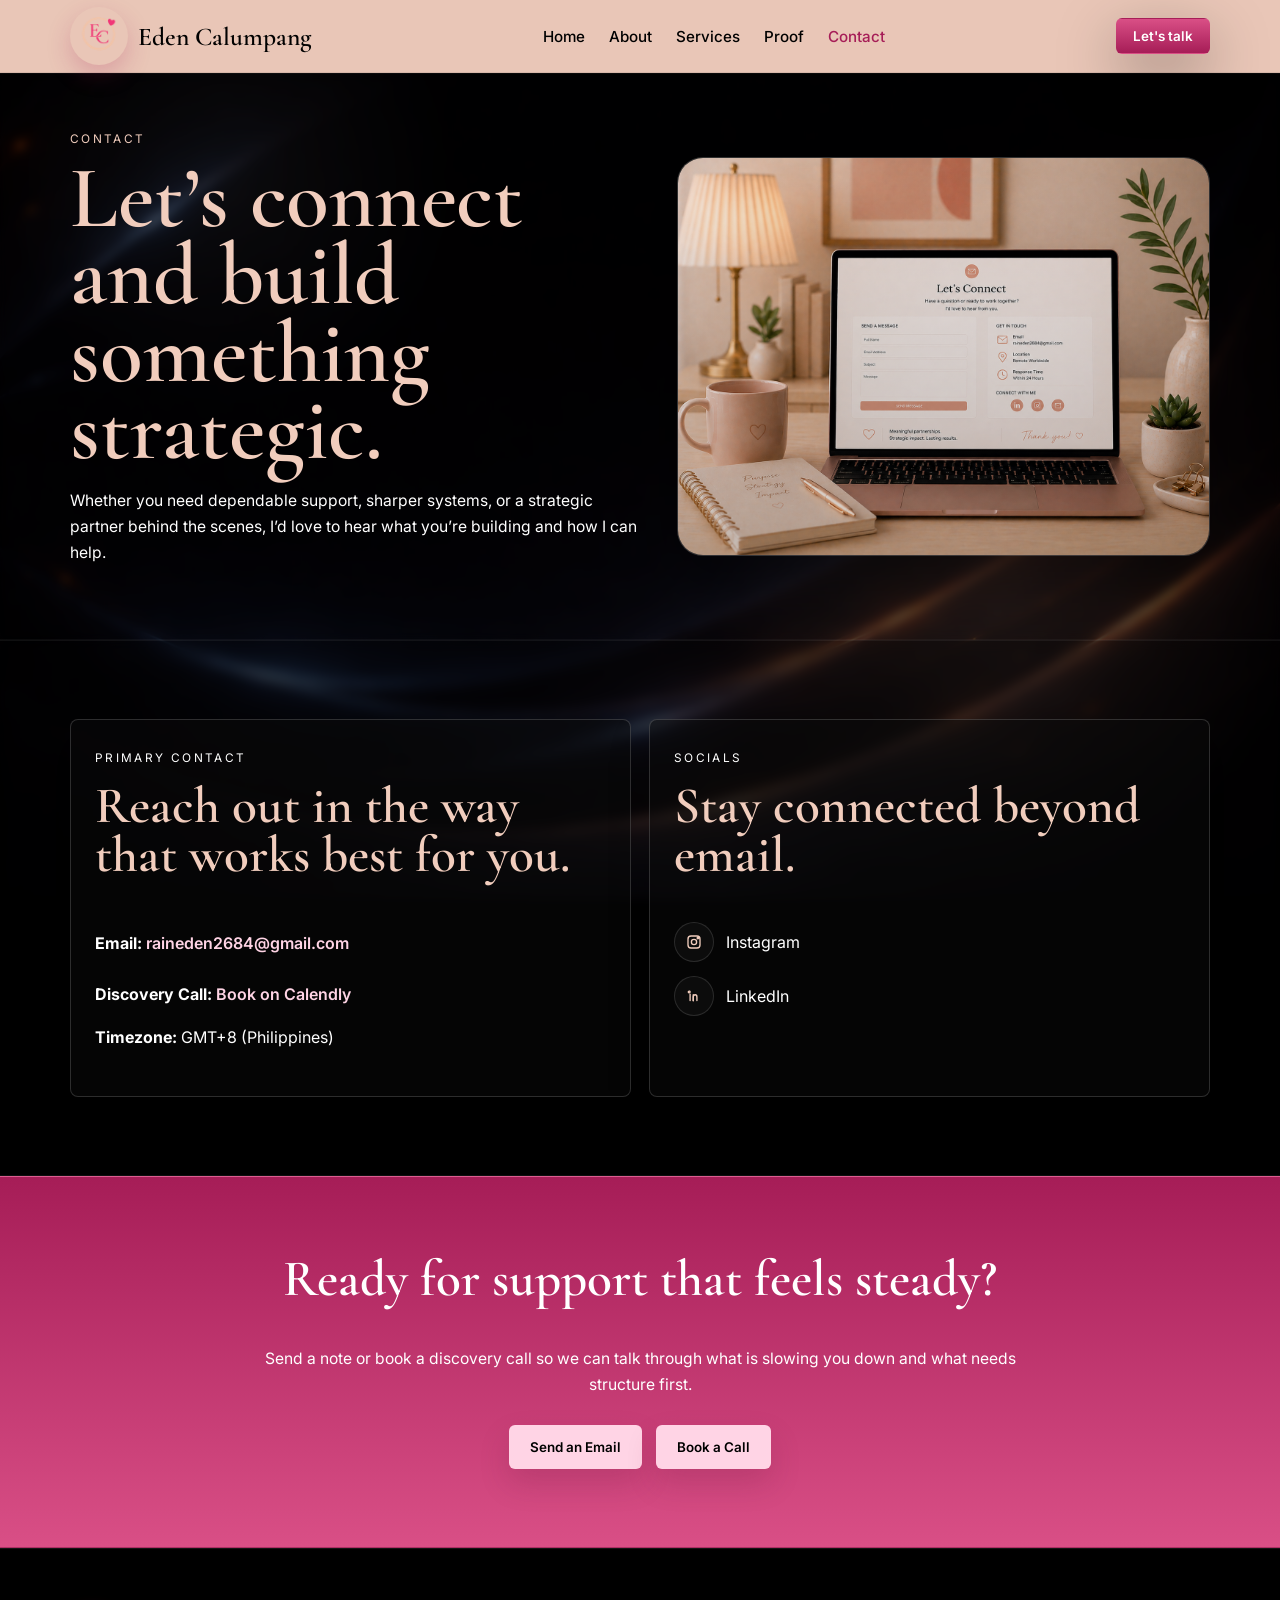
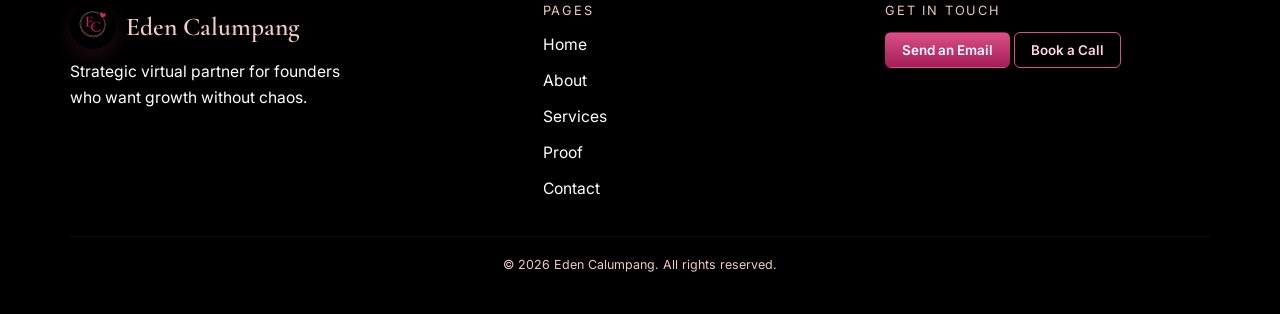
<file: contact.html>
<!DOCTYPE html>
<html lang="en">
<head>
  <meta charset="UTF-8">
  <meta name="viewport" content="width=device-width, initial-scale=1.0">
  <title>Contact Eden Calumpang | Book a Virtual Assistant Discovery Call</title>
  <meta
    name="description"
    content="Contact Eden Calumpang to discuss strategic virtual assistant support for operations, marketing, lead generation, copywriting, and project management."
  >
  <meta name="author" content="Eden Calumpang">
  <meta name="robots" content="index, follow">
  <meta name="theme-color" content="#000000">
  <link rel="canonical" href="https://raineden-digital.github.io/workwithme/contact.html">
  <link rel="icon" href="assets/favicon-32.png" type="image/png" sizes="32x32">
  <link rel="apple-touch-icon" href="assets/apple-touch-icon.png">
  <link rel="preload" as="image" href="assets/contact-hero-photo.png">
  <meta property="og:type" content="website">
  <meta property="og:site_name" content="Eden Calumpang">
  <meta property="og:title" content="Contact Eden Calumpang | Book a Virtual Assistant Discovery Call">
  <meta property="og:description" content="Reach out to discuss strategic virtual assistant support for operations, marketing, lead generation, copywriting, and project management.">
  <meta property="og:url" content="https://raineden-digital.github.io/workwithme/contact.html">
  <meta property="og:image" content="https://raineden-digital.github.io/workwithme/assets/contact-hero-photo.png">
  <meta property="og:image:alt" content="Contact Eden Calumpang for strategic virtual assistant support">
  <meta name="twitter:card" content="summary_large_image">
  <meta name="twitter:title" content="Contact Eden Calumpang | Book a Virtual Assistant Discovery Call">
  <meta name="twitter:description" content="Book a call or send a message to discuss strategic virtual assistant support.">
  <meta name="twitter:image" content="https://raineden-digital.github.io/workwithme/assets/contact-hero-photo.png">
  <meta name="twitter:image:alt" content="Contact Eden Calumpang for strategic virtual assistant support">
  <link rel="preconnect" href="https://fonts.googleapis.com">
  <link rel="preconnect" href="https://fonts.gstatic.com" crossorigin>
  <link
    href="https://fonts.googleapis.com/css2?family=Inter:wght@400;500;600;700&family=Cormorant+Garamond:wght@600;700&display=swap"
    rel="stylesheet"
  >
  <!-- Google tag (gtag.js) -->
  <script async src="https://www.googletagmanager.com/gtag/js?id=G-LHCZ4JVSWJ"></script>
  <script>
    window.dataLayer = window.dataLayer || [];
    function gtag(){dataLayer.push(arguments);}
    gtag('js', new Date());

    gtag('config', 'G-LHCZ4JVSWJ');
  </script>
  <script type="text/javascript">
    (function(c,l,a,r,i,t,y){
      c[a]=c[a]||function(){(c[a].q=c[a].q||[]).push(arguments)};
      t=l.createElement(r);t.async=1;t.src="https://www.clarity.ms/tag/wmon7wom5t";
      y=l.getElementsByTagName(r)[0];y.parentNode.insertBefore(t,y);
    })(window, document, "clarity", "script", "wmon7wom5t");
  </script>
  <link rel="stylesheet" href="styles.css">
  <script type="application/ld+json">
    {
      "@context": "https://schema.org",
      "@type": "ContactPage",
      "@id": "https://raineden-digital.github.io/workwithme/contact.html#webpage",
      "url": "https://raineden-digital.github.io/workwithme/contact.html",
      "name": "Contact Eden Calumpang",
      "description": "Contact Eden Calumpang to discuss strategic virtual assistant support for operations, marketing, lead generation, copywriting, and project management.",
      "isPartOf": {
        "@type": "WebSite",
        "@id": "https://raineden-digital.github.io/workwithme/#website",
        "name": "Eden Calumpang",
        "url": "https://raineden-digital.github.io/workwithme/"
      },
      "about": {
        "@type": "Person",
        "@id": "https://raineden-digital.github.io/workwithme/#person",
        "name": "Eden Calumpang",
        "email": "mailto:raineden2684@gmail.com",
        "sameAs": [
          "https://www.linkedin.com/in/edencal",
          "https://instagram.com/edenbehindbrands"
        ]
      },
      "inLanguage": "en"
    }
  </script>
  <!-- Meta Pixel Code --> <script> !function(f,b,e,v,n,t,s) {if(f.fbq)return;n=f.fbq=function(){n.callMethod? n.callMethod.apply(n,arguments):n.queue.push(arguments)}; if(!f._fbq)f._fbq=n;n.push=n;n.loaded=!0;n.version='2.0'; n.queue=[];t=b.createElement(e);t.async=!0; t.src=v;s=b.getElementsByTagName(e)[0]; s.parentNode.insertBefore(t,s)}(window, document,'script', 'https://connect.facebook.net/en_US/fbevents.js'); fbq('init', '1045990327848927'); fbq('track', 'PageView'); </script> <noscript><img height="1" width="1" style="display:none" src="https://www.facebook.com/tr?id=1045990327848927&ev=PageView&noscript=1" /></noscript> <!-- End Meta Pixel Code -->
</head>
<body class="page-contact">
  <a class="skip-link" href="#main-content">Skip to main content</a>
  <header class="site-header">
    <div class="container nav">
      <a class="brand" href="index.html" aria-label="Eden Calumpang home">
        <img src="assets/eden-calumpang-logo.png" alt="" class="brand-logo" width="1024" height="1024" decoding="async">
        <span>Eden Calumpang</span>
      </a>
      <nav class="nav-links" aria-label="Primary navigation">
        <a href="index.html">Home</a>
        <a href="about.html">About</a>
        <a href="services.html">Services</a>
        <a href="proof.html">Proof</a>
        <a class="active" href="contact.html" aria-current="page">Contact</a>
      </nav>
      <a class="button button-primary button-small" href="contact.html">Let's talk</a>
    </div>
  </header>

  <main id="main-content">
    <section class="section section-dark page-hero">
      <div class="container page-hero-grid">
        <div class="page-hero-copy">
          <p class="eyebrow">Contact</p>
          <h1 class="proof-title page-hero-title">Let’s connect and build something strategic.</h1>
          <p class="center-copy page-hero-text">
            Whether you need dependable support, sharper systems, or a strategic partner behind the scenes, I’d love to hear what you’re building and how I can help.
          </p>
        </div>
        <div class="hero-media-frame">
          <img src="assets/contact-hero-photo.png" alt="Contact Eden Calumpang for strategic virtual assistant support" class="hero-media" width="1448" height="1086" fetchpriority="high" decoding="async">
        </div>
      </div>
    </section>

    <section class="section section-brown">
      <div class="container card-grid two-up">
        <article class="card proof-card">
          <p class="eyebrow">Primary Contact</p>
          <h2>Reach out in the way that works best for you.</h2>
          <p><strong>Email:</strong> <a class="proof-resource-link" href="mailto:raineden2684@gmail.com">raineden2684@gmail.com</a></p>
          <p><strong>Discovery Call:</strong> <a class="proof-resource-link" href="https://calendly.com/raineden2684/discovery" target="_blank" rel="noopener noreferrer">Book on Calendly</a></p>
          <p><strong>Timezone:</strong> GMT+8 (Philippines)</p>
        </article>
        <article class="card proof-card">
          <p class="eyebrow">Socials</p>
          <h2>Stay connected beyond email.</h2>
          <div class="social-list">
            <a class="social-link" href="https://instagram.com/edenbehindbrands" target="_blank" rel="noopener noreferrer">
              <span class="social-icon" aria-hidden="true">
                <svg viewBox="0 0 24 24" role="img">
                  <rect x="4" y="4" width="16" height="16" rx="4"></rect>
                  <circle cx="12" cy="12" r="3.5"></circle>
                  <circle cx="17.2" cy="6.8" r="1"></circle>
                </svg>
              </span>
              <span>Instagram</span>
            </a>
            <a class="social-link" href="https://www.linkedin.com/in/edencal" target="_blank" rel="noopener noreferrer">
              <span class="social-icon" aria-hidden="true">
                <svg viewBox="0 0 24 24" role="img">
                  <path d="M6.8 9.4V18"></path>
                  <path d="M6.8 6.7a1.2 1.2 0 1 1 0-.1"></path>
                  <path d="M11 18v-4.7c0-1.8 1-3 2.6-3 1.5 0 2.3 1 2.3 2.9V18"></path>
                  <path d="M11 10.3v8"></path>
                </svg>
              </span>
              <span>LinkedIn</span>
            </a>
          </div>
        </article>
      </div>
    </section>

    <section class="cta-band">
      <div class="container narrow-copy">
        <div class="section-heading centered cta-heading">
          <h2>Ready for support that feels steady?</h2>
          <p>
            Send a note or book a discovery call so we can talk through what is slowing you down and what needs structure first.
          </p>
        </div>
        <div class="center-actions">
          <a class="button button-primary" href="mailto:raineden2684@gmail.com">Send an Email</a>
          <a class="button button-primary" href="https://calendly.com/raineden2684/discovery" target="_blank" rel="noopener noreferrer">Book a Call</a>
        </div>
      </div>
    </section>
  </main>

  <footer class="site-footer">
    <div class="container footer-grid">
      <div>
        <p class="footer-brand">
          <img src="assets/eden-calumpang-logo.png" alt="" class="footer-logo" width="1024" height="1024" loading="lazy" decoding="async">
          <span>Eden Calumpang</span>
        </p>
        <p class="footer-copy">Strategic virtual partner for founders who want growth without chaos.</p>
      </div>
      <div>
        <p class="footer-title">Pages</p>
        <ul class="footer-links">
          <li><a href="index.html">Home</a></li>
          <li><a href="about.html">About</a></li>
          <li><a href="services.html">Services</a></li>
          <li><a href="proof.html">Proof</a></li>
          <li><a href="contact.html">Contact</a></li>
        </ul>
      </div>
      <div>
        <p class="footer-title">Get in Touch</p>
        <a class="button button-primary button-small" href="mailto:raineden2684@gmail.com">Send an Email</a>
        <a class="button button-outline button-small" href="https://calendly.com/raineden2684/discovery" target="_blank" rel="noopener noreferrer">Book a Call</a>
      </div>
    </div>
    <div class="container footer-bottom">
      <p>&copy; <span id="year"></span> Eden Calumpang. All rights reserved.</p>
    </div>
  </footer>

  <script src="script.js" defer></script>
</body>
</html>
</file>
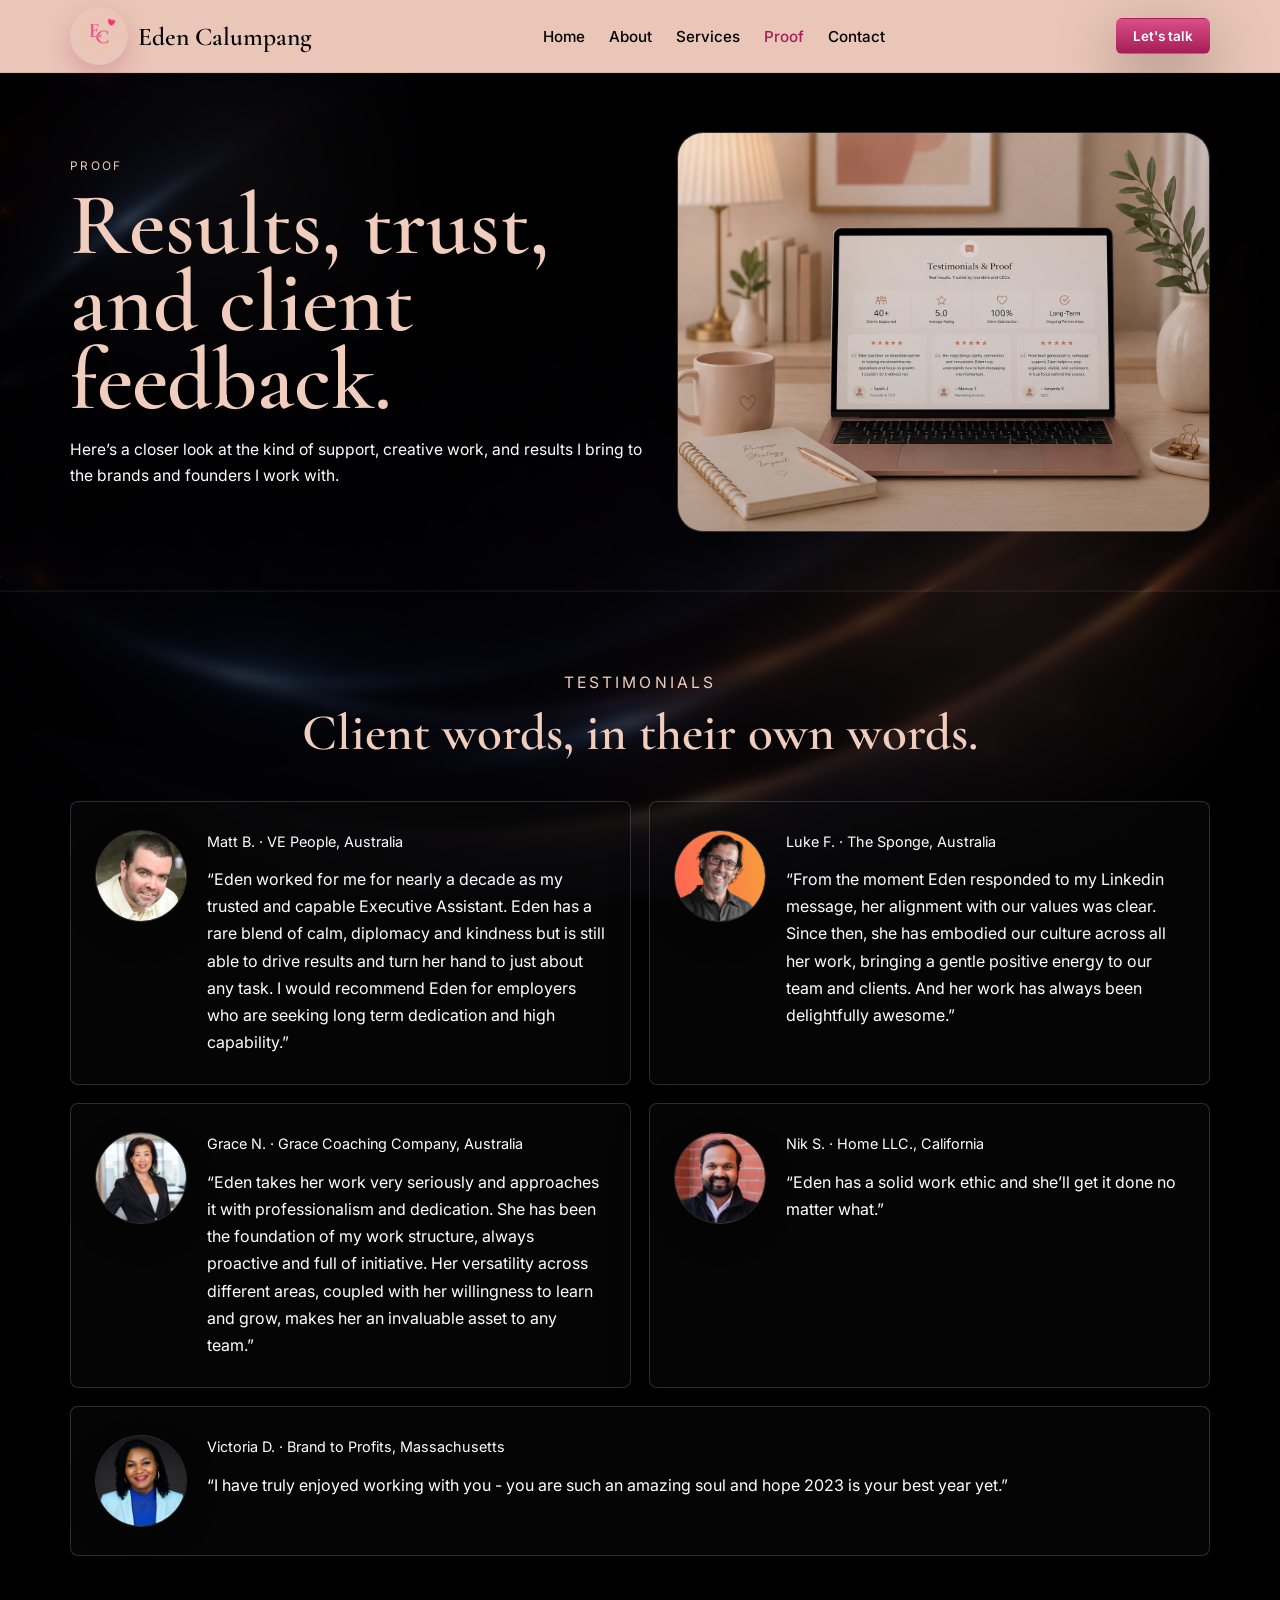
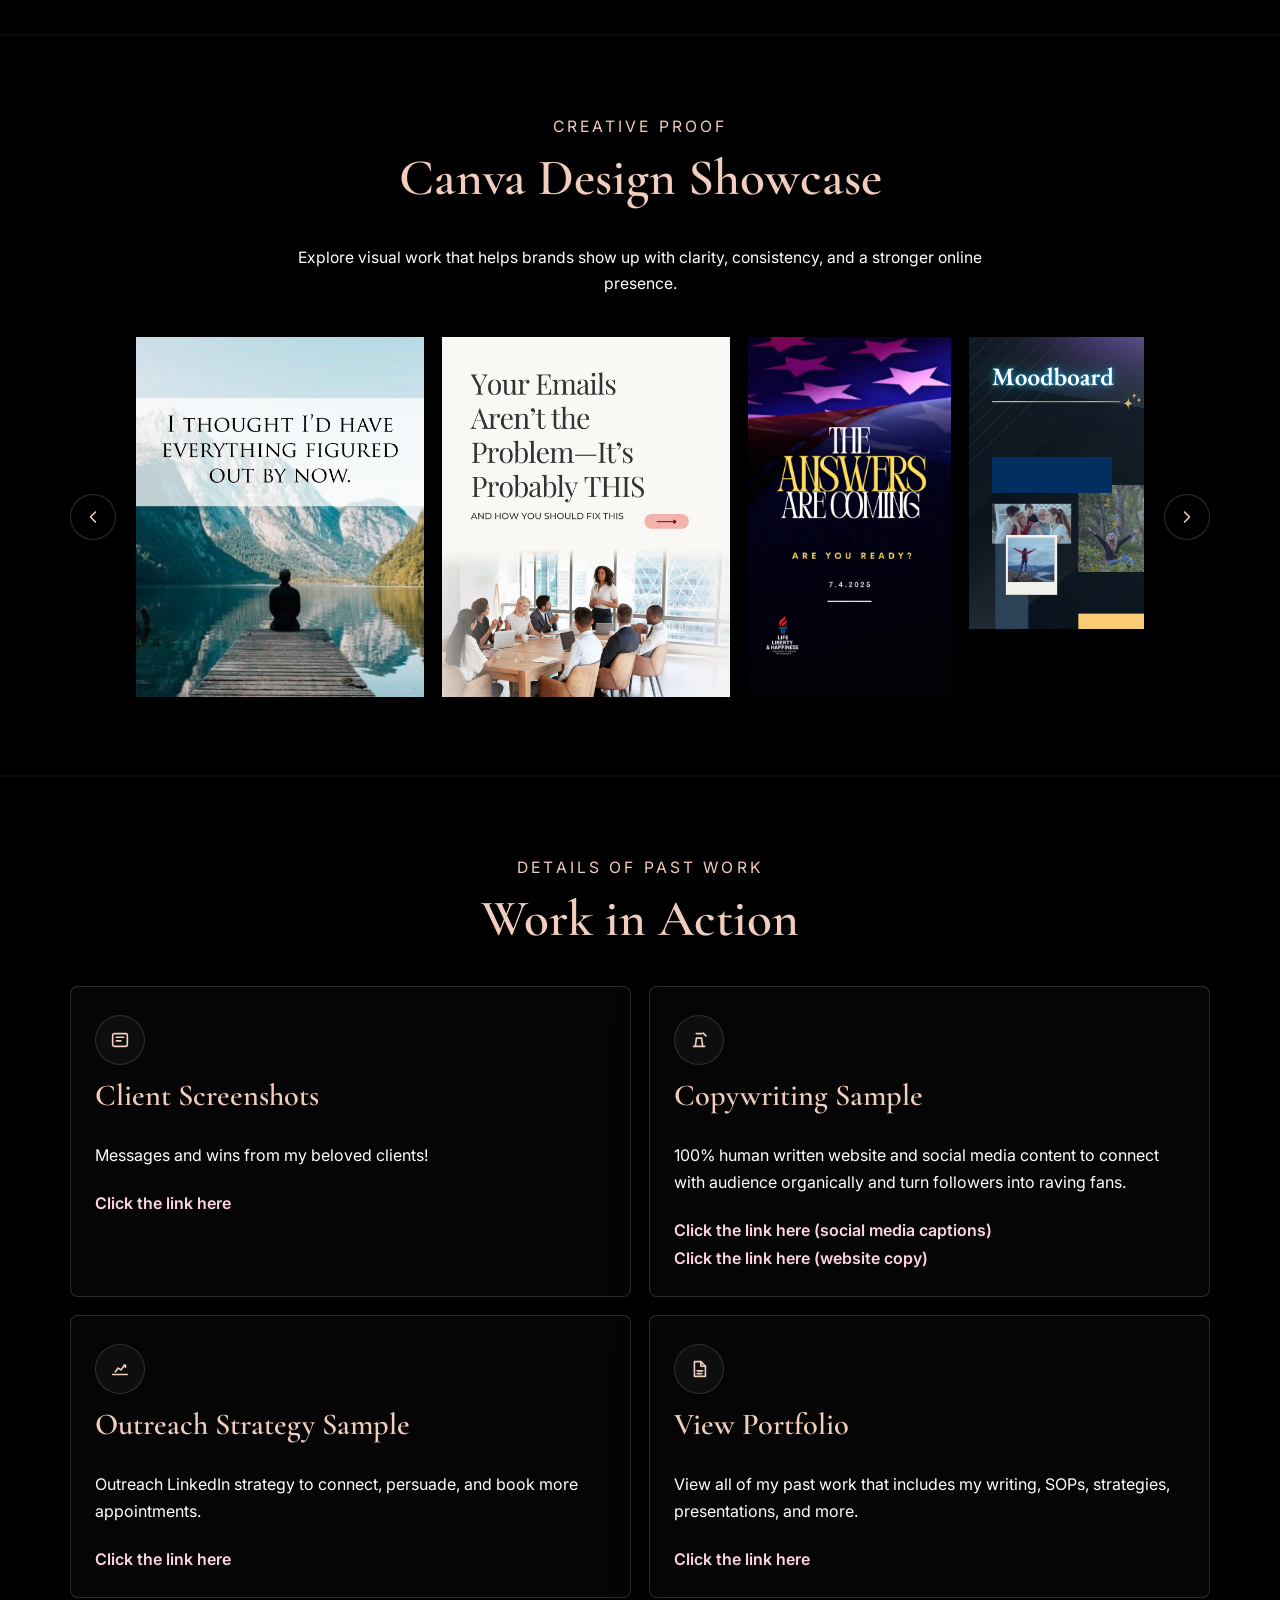
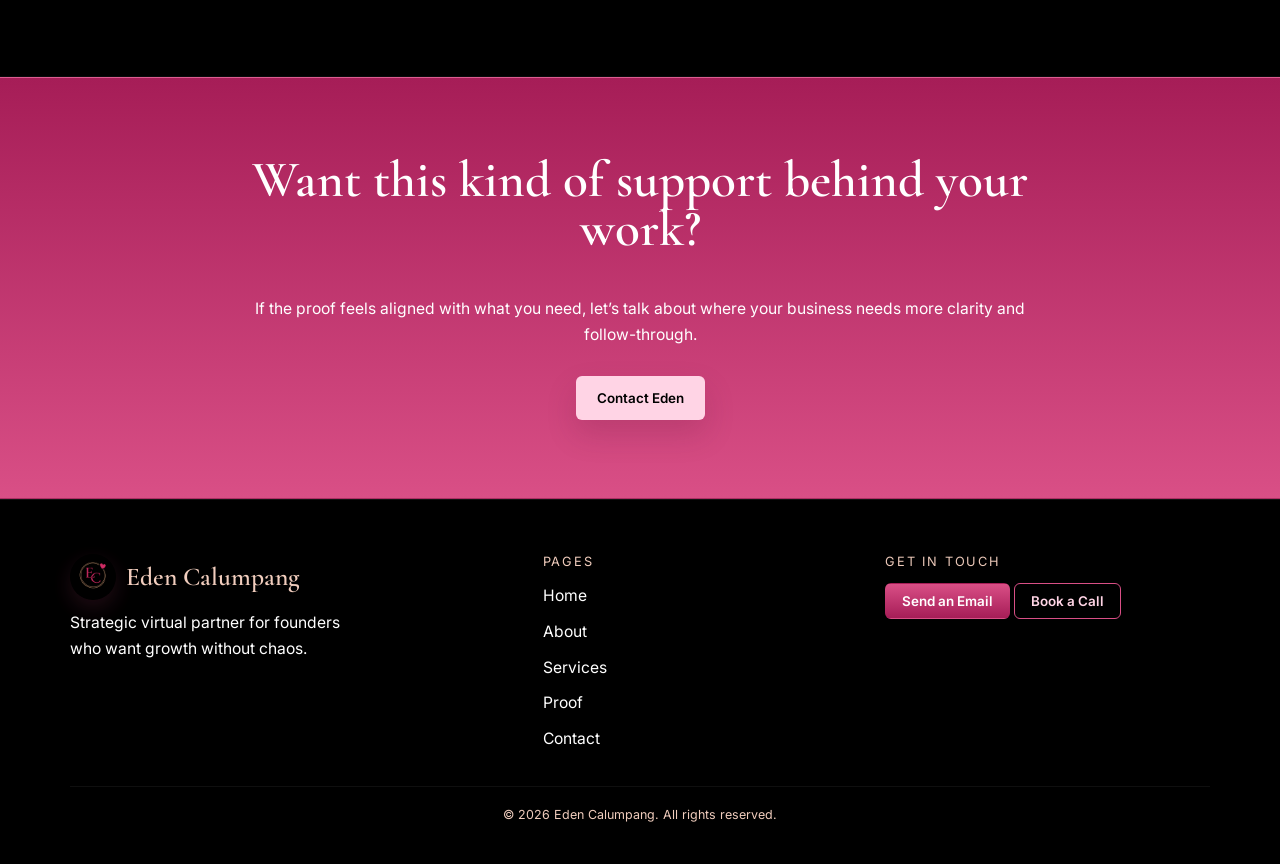
<file: proof.html>
<!DOCTYPE html>
<html lang="en">
<head>
  <meta charset="UTF-8">
  <meta name="viewport" content="width=device-width, initial-scale=1.0">
  <title>Client Proof & Portfolio | Eden Calumpang Virtual Assistant</title>
  <meta
    name="description"
    content="Read client testimonials and view portfolio proof of Eden Calumpang's virtual assistance, copywriting, outreach strategy, design, and operations support."
  >
  <meta name="author" content="Eden Calumpang">
  <meta name="robots" content="index, follow">
  <meta name="theme-color" content="#000000">
  <link rel="canonical" href="https://raineden-digital.github.io/workwithme/proof.html">
  <link rel="icon" href="assets/favicon-32.png" type="image/png" sizes="32x32">
  <link rel="apple-touch-icon" href="assets/apple-touch-icon.png">
  <link rel="preload" as="image" href="assets/proof-hero-photo.png">
  <meta property="og:type" content="website">
  <meta property="og:site_name" content="Eden Calumpang">
  <meta property="og:title" content="Client Proof & Portfolio | Eden Calumpang Virtual Assistant">
  <meta property="og:description" content="Client testimonials, Canva design samples, copywriting examples, outreach strategy proof, and portfolio links.">
  <meta property="og:url" content="https://raineden-digital.github.io/workwithme/proof.html">
  <meta property="og:image" content="https://raineden-digital.github.io/workwithme/assets/proof-hero-photo.png">
  <meta property="og:image:alt" content="Client proof and portfolio examples for Eden Calumpang">
  <meta name="twitter:card" content="summary_large_image">
  <meta name="twitter:title" content="Client Proof & Portfolio | Eden Calumpang Virtual Assistant">
  <meta name="twitter:description" content="Testimonials, design samples, copywriting examples, outreach proof, and portfolio work from Eden Calumpang.">
  <meta name="twitter:image" content="https://raineden-digital.github.io/workwithme/assets/proof-hero-photo.png">
  <meta name="twitter:image:alt" content="Client proof and portfolio examples for Eden Calumpang">
  <link rel="preconnect" href="https://fonts.googleapis.com">
  <link rel="preconnect" href="https://fonts.gstatic.com" crossorigin>
  <link
    href="https://fonts.googleapis.com/css2?family=Inter:wght@400;500;600;700&family=Cormorant+Garamond:wght@600;700&display=swap"
    rel="stylesheet"
  >
  <!-- Google tag (gtag.js) -->
  <script async src="https://www.googletagmanager.com/gtag/js?id=G-LHCZ4JVSWJ"></script>
  <script>
    window.dataLayer = window.dataLayer || [];
    function gtag(){dataLayer.push(arguments);}
    gtag('js', new Date());

    gtag('config', 'G-LHCZ4JVSWJ');
  </script>
  <script type="text/javascript">
    (function(c,l,a,r,i,t,y){
      c[a]=c[a]||function(){(c[a].q=c[a].q||[]).push(arguments)};
      t=l.createElement(r);t.async=1;t.src="https://www.clarity.ms/tag/wmon7wom5t";
      y=l.getElementsByTagName(r)[0];y.parentNode.insertBefore(t,y);
    })(window, document, "clarity", "script", "wmon7wom5t");
  </script>
  <link rel="stylesheet" href="styles.css">
  <script type="application/ld+json">
    {
      "@context": "https://schema.org",
      "@type": "CollectionPage",
      "@id": "https://raineden-digital.github.io/workwithme/proof.html#webpage",
      "url": "https://raineden-digital.github.io/workwithme/proof.html",
      "name": "Client Proof and Portfolio | Eden Calumpang",
      "description": "Client testimonials, Canva design samples, copywriting examples, outreach strategy proof, and portfolio links.",
      "isPartOf": {
        "@type": "WebSite",
        "@id": "https://raineden-digital.github.io/workwithme/#website",
        "name": "Eden Calumpang",
        "url": "https://raineden-digital.github.io/workwithme/"
      },
      "about": {
        "@type": "Person",
        "@id": "https://raineden-digital.github.io/workwithme/#person",
        "name": "Eden Calumpang"
      },
      "inLanguage": "en"
    }
  </script>
  <!-- Meta Pixel Code --> <script> !function(f,b,e,v,n,t,s) {if(f.fbq)return;n=f.fbq=function(){n.callMethod? n.callMethod.apply(n,arguments):n.queue.push(arguments)}; if(!f._fbq)f._fbq=n;n.push=n;n.loaded=!0;n.version='2.0'; n.queue=[];t=b.createElement(e);t.async=!0; t.src=v;s=b.getElementsByTagName(e)[0]; s.parentNode.insertBefore(t,s)}(window, document,'script', 'https://connect.facebook.net/en_US/fbevents.js'); fbq('init', '1045990327848927'); fbq('track', 'PageView'); </script> <noscript><img height="1" width="1" style="display:none" src="https://www.facebook.com/tr?id=1045990327848927&ev=PageView&noscript=1" /></noscript> <!-- End Meta Pixel Code -->
</head>
<body class="page-proof">
  <a class="skip-link" href="#main-content">Skip to main content</a>
  <header class="site-header">
    <div class="container nav">
      <a class="brand" href="index.html" aria-label="Eden Calumpang home">
        <img src="assets/eden-calumpang-logo.png" alt="" class="brand-logo" width="1024" height="1024" decoding="async">
        <span>Eden Calumpang</span>
      </a>
      <nav class="nav-links" aria-label="Primary navigation">
        <a href="index.html">Home</a>
        <a href="about.html">About</a>
        <a href="services.html">Services</a>
        <a class="active" href="proof.html" aria-current="page">Proof</a>
        <a href="contact.html">Contact</a>
      </nav>
        <a class="button button-primary button-small" href="contact.html">Let's talk</a>
    </div>
  </header>

  <main id="main-content">
    <section class="section section-dark page-hero">
      <div class="container page-hero-grid">
        <div class="page-hero-copy">
          <p class="eyebrow">Proof</p>
          <h1 class="proof-title page-hero-title">Results, trust, and client feedback.</h1>
          <p class="center-copy page-hero-text">
            Here’s a closer look at the kind of support, creative work, and results I bring to the brands and founders I work with.
          </p>
        </div>
        <div class="hero-media-frame">
          <img src="assets/proof-hero-photo.png" alt="Client proof and portfolio examples for Eden Calumpang" class="hero-media" width="1448" height="1086" fetchpriority="high" decoding="async">
        </div>
      </div>
    </section>

    <section class="section section-brown">
      <div class="container">
        <div class="section-heading centered narrow-heading">
          <p class="eyebrow">Testimonials</p>
          <h2>Client words, in their own words.</h2>
        </div>
        <div class="card-grid testimonial-grid">
          <article class="card proof-card testimonial-card">
            <img src="assets/testimonial-matt-b.jfif" alt="Matt B., executive assistant client testimonial" class="testimonial-image" width="297" height="297" loading="lazy" decoding="async">
            <div>
              <p class="proof-meta">Matt B. · VE People, Australia</p>
              <p>“Eden worked for me for nearly a decade as my trusted and capable Executive Assistant. Eden has a rare blend of calm, diplomacy and kindness but is still able to drive results and turn her hand to just about any task. I would recommend Eden for employers who are seeking long term dedication and high capability.”</p>
            </div>
          </article>
          <article class="card proof-card testimonial-card">
            <img src="assets/testimonial-luke-f.jfif" alt="Luke F., digital marketing client testimonial" class="testimonial-image" width="400" height="400" loading="lazy" decoding="async">
            <div>
              <p class="proof-meta">Luke F. · The Sponge, Australia</p>
              <p>“From the moment Eden responded to my Linkedin message, her alignment with our values was clear. Since then, she has embodied our culture across all her work, bringing a gentle positive energy to our team and clients. And her work has always been delightfully awesome.”</p>
            </div>
          </article>
          <article class="card proof-card testimonial-card">
            <img src="assets/testimonial-grace-n.jfif" alt="Grace N., project management client testimonial" class="testimonial-image" width="400" height="400" loading="lazy" decoding="async">
            <div>
              <p class="proof-meta">Grace N. · Grace Coaching Company, Australia</p>
              <p>“Eden takes her work very seriously and approaches it with professionalism and dedication. She has been the foundation of my work structure, always proactive and full of initiative. Her versatility across different areas, coupled with her willingness to learn and grow, makes her an invaluable asset to any team.”</p>
            </div>
          </article>
          <article class="card proof-card testimonial-card">
            <img src="assets/testimonial-nik-s.jfif" alt="Nik S., operations support client testimonial" class="testimonial-image" width="400" height="400" loading="lazy" decoding="async">
            <div>
              <p class="proof-meta">Nik S. · Home LLC., California</p>
              <p>“Eden has a solid work ethic and she’ll get it done no matter what.”</p>
            </div>
          </article>
          <article class="card proof-card testimonial-card">
            <img src="assets/testimonial-victoria-d.jfif" alt="Victoria D., brand support client testimonial" class="testimonial-image" width="400" height="400" loading="lazy" decoding="async">
            <div>
              <p class="proof-meta">Victoria D. · Brand to Profits, Massachusetts</p>
              <p>“I have truly enjoyed working with you - you are such an amazing soul and hope 2023 is your best year yet.”</p>
            </div>
          </article>
        </div>
      </div>
    </section>

    <section class="section section-dark">
      <div class="container">
        <div class="section-heading centered narrow-heading">
          <p class="eyebrow">Creative Proof</p>
          <h2>Canva Design Showcase</h2>
          <p class="center-copy">
            Explore visual work that helps brands show up with clarity, consistency, and a stronger online presence.
          </p>
        </div>
        <div class="design-carousel" data-scroll-gallery>
          <button class="design-scroll-button design-scroll-button-left" type="button" aria-label="Scroll design showcase backward">
            <svg viewBox="0 0 24 24" role="img" aria-hidden="true">
              <path d="M15 6l-6 6 6 6"></path>
            </svg>
          </button>
          <div class="design-strip" data-scroll-track>
            <img src="assets/canva-mm.png" alt="Canva moodboard design sample" class="design-slide-image" width="1080" height="1350" loading="lazy" decoding="async">
            <img src="assets/canva-banyan.png" alt="Brand to Profits Canva visual sample" class="design-slide-image" width="1080" height="1350" loading="lazy" decoding="async">
            <img src="assets/canva-llh-reel.png" alt="Life Liberty and Happiness reel design sample" class="design-slide-image" width="1080" height="1920" loading="lazy" decoding="async">
            <img src="assets/canva-llh-brand-guide.png" alt="Life Liberty and Happiness brand guide design sample" class="design-slide-image" width="1920" height="1080" loading="lazy" decoding="async">
            <img src="assets/canva-template-quote-reel.png" alt="Warriors Wealth Network quote reel design sample" class="design-slide-image" width="1080" height="1350" loading="lazy" decoding="async">
            <img src="assets/canva-ted-talk.png" alt="TEDx Canva design sample" class="design-slide-image" width="1920" height="1080" loading="lazy" decoding="async">
            <img src="assets/canva-built-to-scale-1.png" alt="Fast scalability Canva design sample" class="design-slide-image" width="1080" height="1350" loading="lazy" decoding="async">
            <img src="assets/canva-built-to-scale.png" alt="Built to scale Canva design sample" class="design-slide-image" width="1080" height="1350" loading="lazy" decoding="async">
            <img src="assets/canva-wwq-1.png" alt="Warriors Wealth question design sample" class="design-slide-image" width="1920" height="1080" loading="lazy" decoding="async">
            <img src="assets/canva-showcase-2.png" alt="Canva square social media design sample" class="design-slide-image" width="1080" height="1080" loading="lazy" decoding="async">
            <img src="assets/canva-showcase-3.png" alt="Canva infographic design sample" class="design-slide-image" width="1920" height="1080" loading="lazy" decoding="async">
            <img src="assets/canva-showcase-4.png" alt="Canva poster design sample" class="design-slide-image" width="1080" height="1080" loading="lazy" decoding="async">
            <img src="assets/canva-showcase-5.png" alt="Canva clipart design sample" class="design-slide-image" width="1080" height="1080" loading="lazy" decoding="async">
            <img src="assets/canva-showcase-6.png" alt="Canva assessment header design sample" class="design-slide-image" width="1920" height="1080" loading="lazy" decoding="async">
            <img src="assets/showcase-asset-2.png" alt="Guide cover design sample" class="design-slide-image" width="1080" height="1080" loading="lazy" decoding="async">
            <img src="assets/showcase-asset-3.png" alt="Laptop mockup design sample" class="design-slide-image" width="1080" height="1080" loading="lazy" decoding="async">
            <img src="assets/showcase-quantum-masterpiece.png" alt="Quantum Solutions campaign design sample" class="design-slide-image" width="1024" height="1024" loading="lazy" decoding="async">
          </div>
          <button class="design-scroll-button" type="button" aria-label="Scroll design showcase">
            <svg viewBox="0 0 24 24" role="img" aria-hidden="true">
              <path d="M9 6l6 6-6 6"></path>
            </svg>
          </button>
        </div>
      </div>
    </section>

    <section class="section section-dark">
      <div class="container">
        <div class="section-heading centered narrow-heading">
          <p class="eyebrow">Details of Past Work</p>
          <h2>Work in Action</h2>
        </div>
        <div class="card-grid two-up">
          <article class="card proof-card">
            <div class="section-card-icon" aria-hidden="true">
              <svg viewBox="0 0 24 24" role="img">
                <rect x="4" y="5" width="16" height="14" rx="2"></rect>
                <path d="M8 9h8M8 13h5"></path>
              </svg>
            </div>
            <h3>Client Screenshots</h3>
            <p>Messages and wins from my beloved clients!</p>
            <a class="proof-resource-link" href="https://edentestimonials.my.canva.site/" target="_blank" rel="noopener noreferrer">
              Click the link here
            </a>
          </article>
          <article class="card proof-card">
            <div class="section-card-icon" aria-hidden="true">
              <svg viewBox="0 0 24 24" role="img">
                <path d="M6 19h12"></path>
                <path d="M9 5h6"></path>
                <path d="M8 19l1.2-9h5.6L16 19"></path>
                <path d="M16.5 4.5l3 3"></path>
              </svg>
            </div>
            <h3>Copywriting Sample</h3>
            <p>100% human written website and social media content to connect with audience organically and turn followers into raving fans.</p>
            <a class="proof-resource-link" href="https://airtable.com/apptj6NQPgzp7T517/shrKu0sa9x5ao4KDH" target="_blank" rel="noopener noreferrer">
              Click the link here (social media captions)
            </a>
            <a class="proof-resource-link" href="https://drive.google.com/drive/folders/1CM9hAUQ9oBQzdPHpUW7-8ijLlNathxLp?usp=drive_link" target="_blank" rel="noopener noreferrer">
              Click the link here (website copy)
            </a>
          </article>
          <article class="card proof-card">
            <div class="section-card-icon" aria-hidden="true">
              <svg viewBox="0 0 24 24" role="img">
                <path d="M4 18h16"></path>
                <path d="M7 15l3-4 3 2 4-5"></path>
                <path d="M16 8h2v2"></path>
              </svg>
            </div>
            <h3>Outreach Strategy Sample</h3>
            <p>Outreach LinkedIn strategy to connect, persuade, and book more appointments.</p>
            <a class="proof-resource-link" href="https://www.loom.com/share/2283bf21b57942ee8df320a91452670c?sid=bf030d57-88f7-4923-b874-8dd7e87a4fcd" target="_blank" rel="noopener noreferrer">
              Click the link here
            </a>
          </article>
          <article class="card proof-card">
            <div class="section-card-icon" aria-hidden="true">
              <svg viewBox="0 0 24 24" role="img">
                <path d="M7 4h7l5 5v11H7z"></path>
                <path d="M14 4v5h5"></path>
                <path d="M10 14h6M10 17h5"></path>
              </svg>
            </div>
            <h3>View Portfolio</h3>
            <p>View all of my past work that includes my writing, SOPs, strategies, presentations, and more.</p>
            <a class="proof-resource-link" href="https://drive.google.com/drive/u/0/folders/1S-kP4UJP2JQApKMFmaMIfnzbXPg92raJ" target="_blank" rel="noopener noreferrer">
              Click the link here
            </a>
          </article>
        </div>
      </div>
    </section>

    <section class="cta-band">
      <div class="container narrow-copy">
        <div class="section-heading centered cta-heading">
          <h2>Want this kind of support behind your work?</h2>
          <p>
            If the proof feels aligned with what you need, let’s talk about where your business needs more clarity and follow-through.
          </p>
        </div>
        <div class="center-actions">
          <a class="button button-primary" href="contact.html">Contact Eden</a>
        </div>
      </div>
    </section>
  </main>

  <footer class="site-footer">
    <div class="container footer-grid">
      <div>
        <p class="footer-brand">
          <img src="assets/eden-calumpang-logo.png" alt="" class="footer-logo" width="1024" height="1024" loading="lazy" decoding="async">
          <span>Eden Calumpang</span>
        </p>
        <p class="footer-copy">
          Strategic virtual partner for founders who want growth without chaos.
        </p>
      </div>
      <div>
        <p class="footer-title">Pages</p>
        <ul class="footer-links">
          <li><a href="index.html">Home</a></li>
          <li><a href="about.html">About</a></li>
          <li><a href="services.html">Services</a></li>
          <li><a href="proof.html">Proof</a></li>
          <li><a href="contact.html">Contact</a></li>
        </ul>
      </div>
      <div>
        <p class="footer-title">Get in Touch</p>
        <a class="button button-primary button-small" href="mailto:raineden2684@gmail.com">Send an Email</a>
        <a class="button button-outline button-small" href="https://calendly.com/raineden2684/discovery" target="_blank" rel="noopener noreferrer">Book a Call</a>
      </div>
    </div>
    <div class="container footer-bottom">
      <p>&copy; <span id="year"></span> Eden Calumpang. All rights reserved.</p>
    </div>
  </footer>

  <script src="script.js" defer></script>
</body>
</html>
</file>
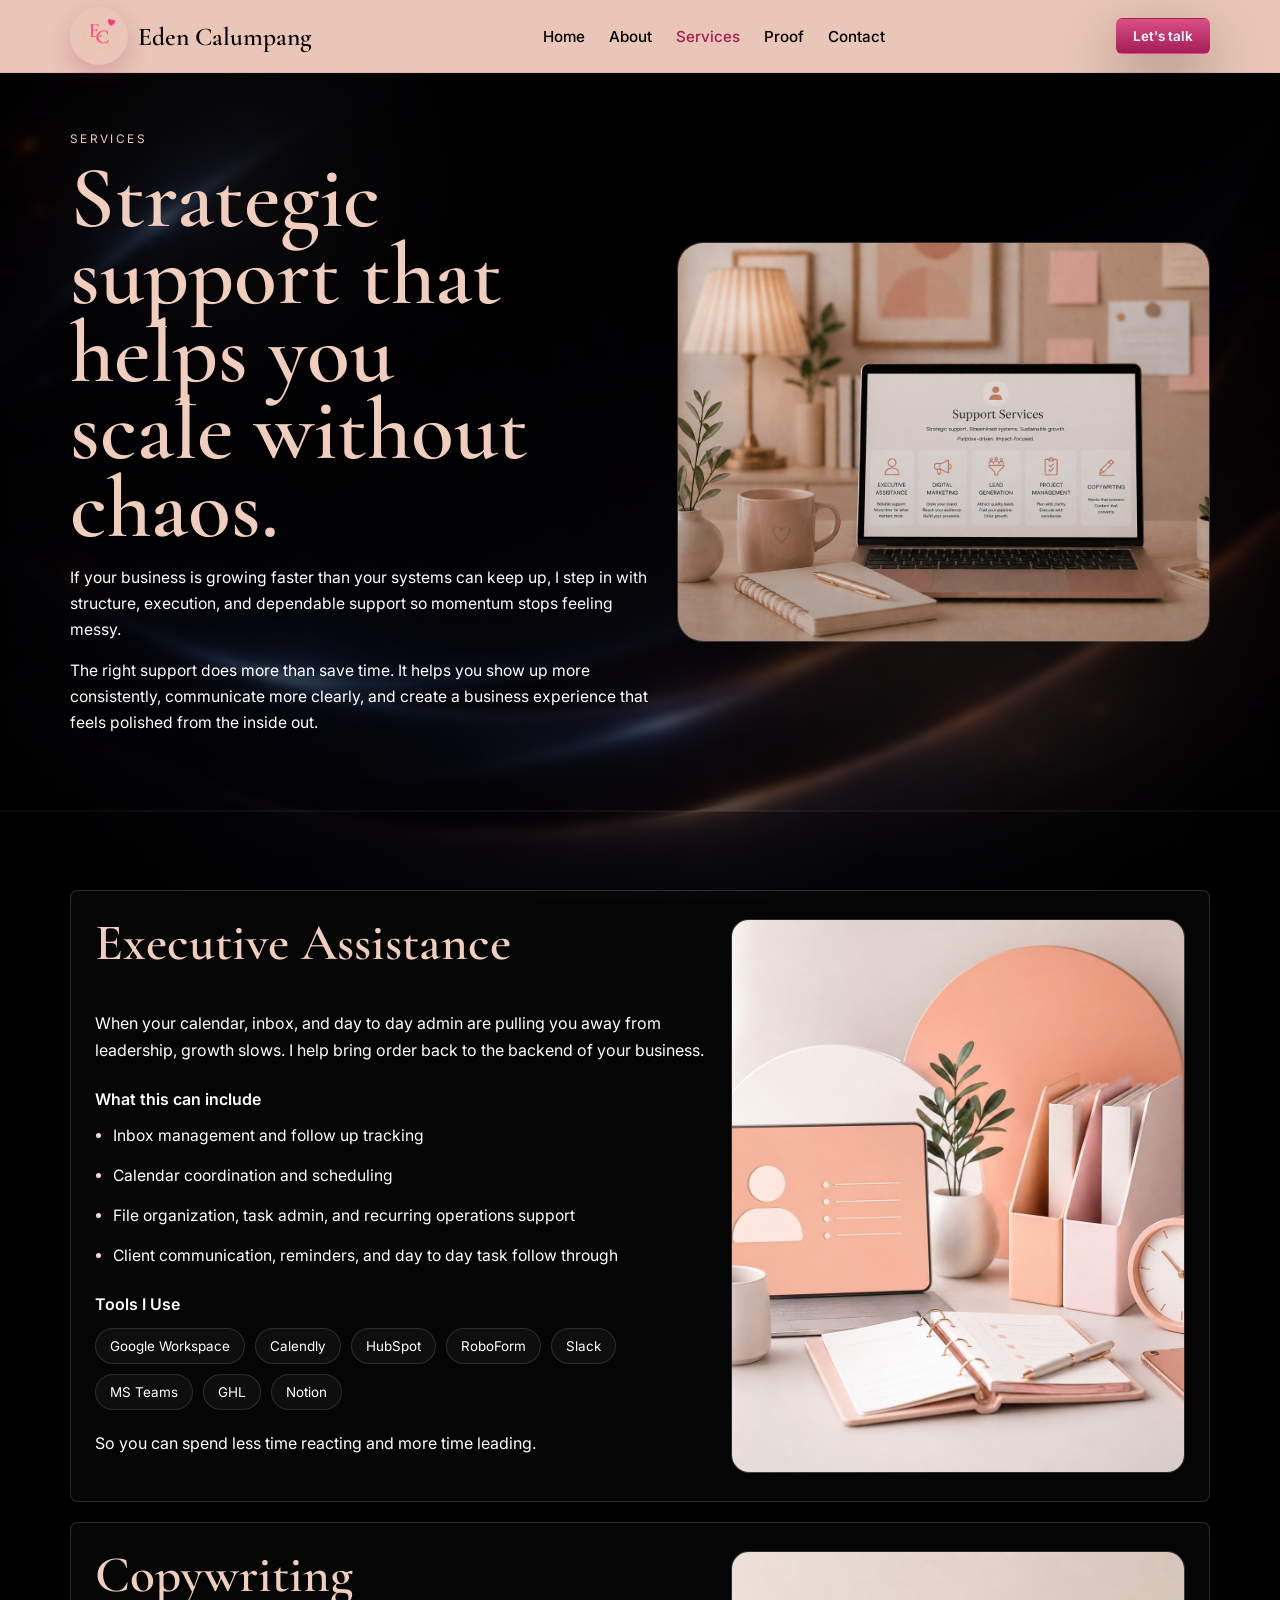
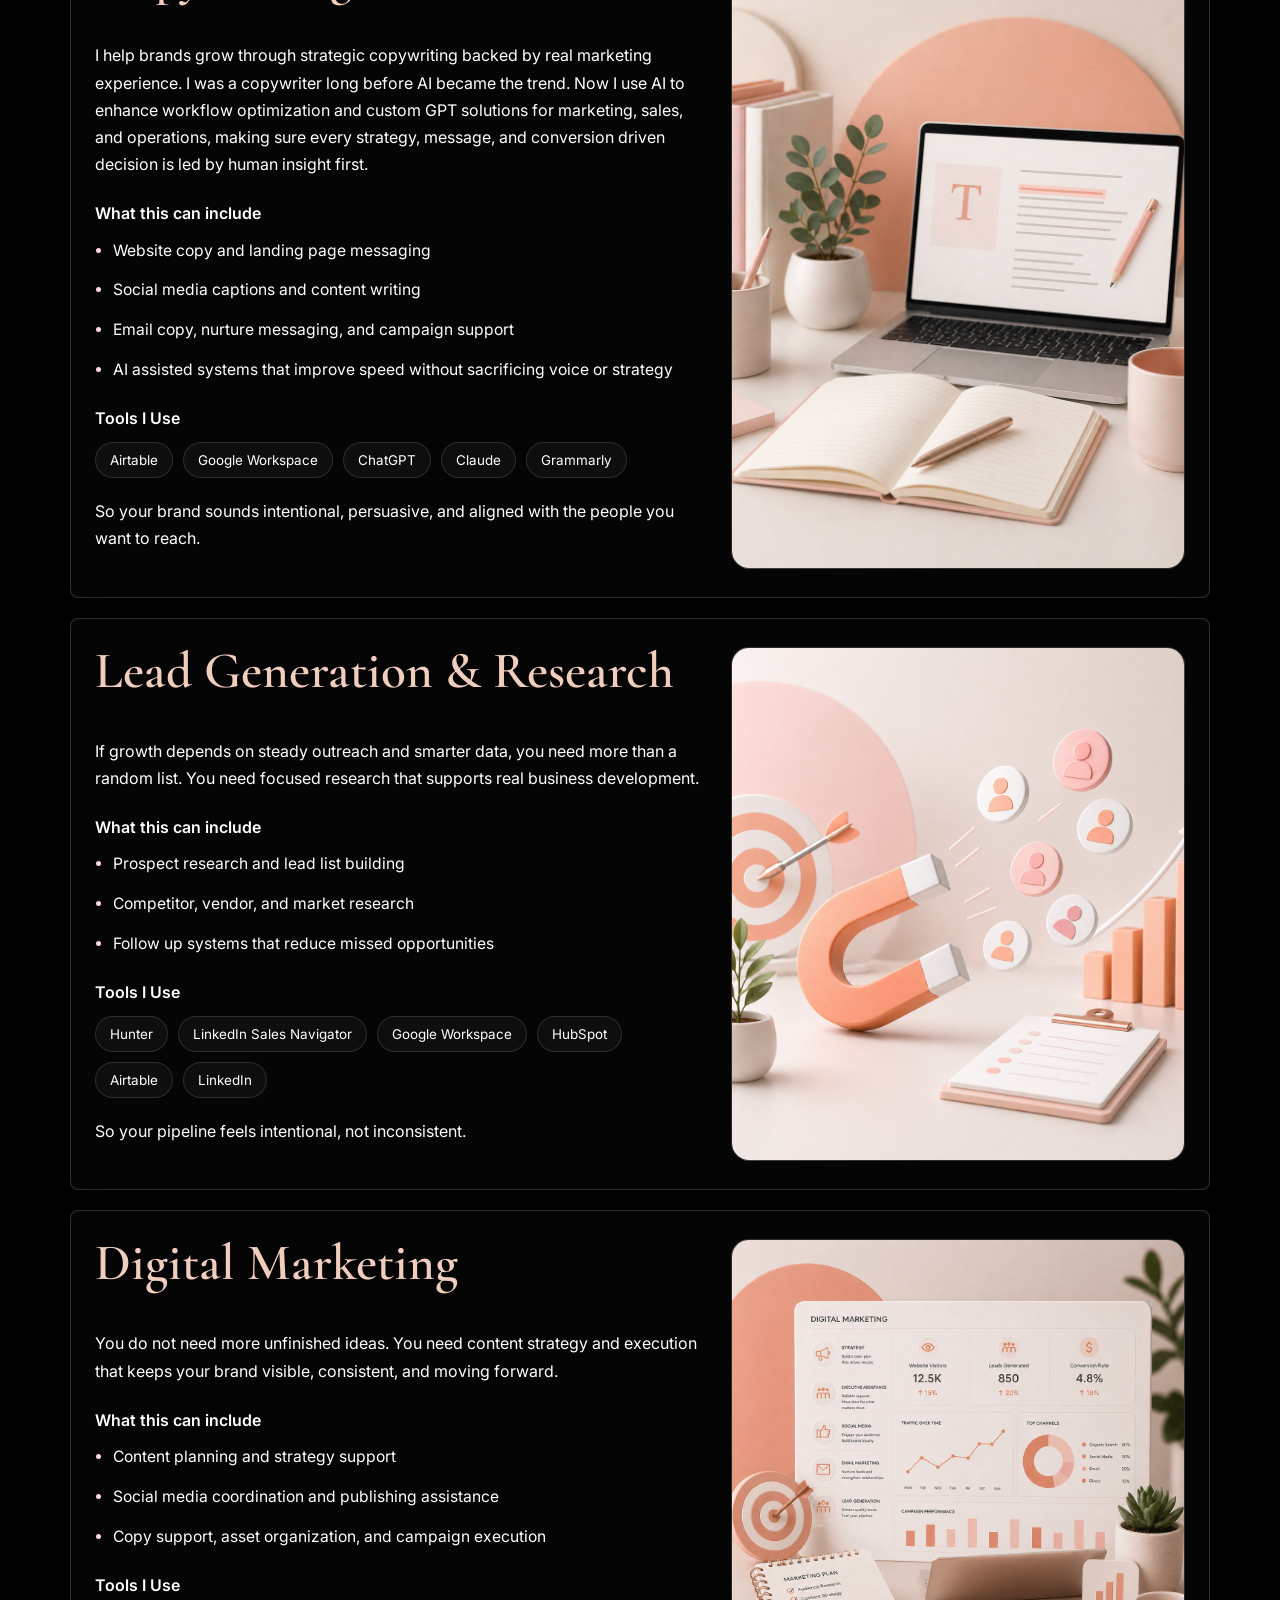
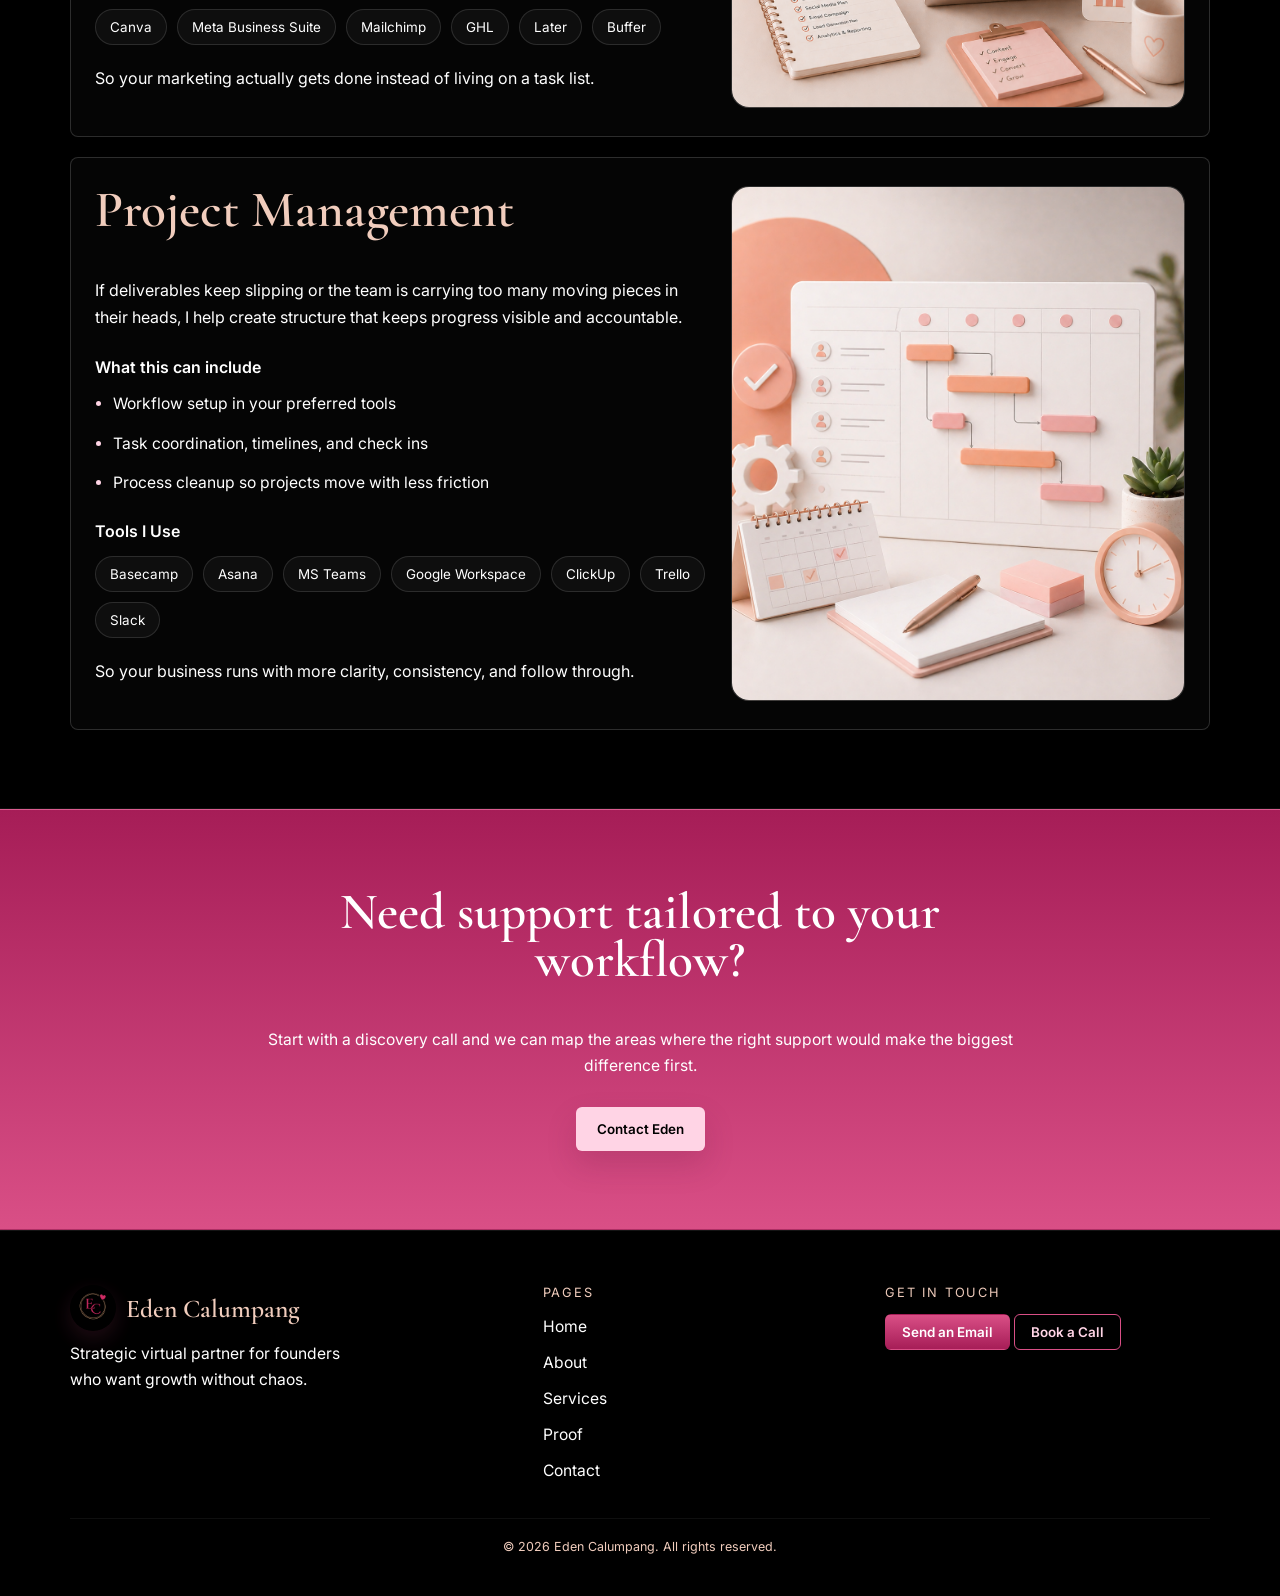
<file: services.html>
<!DOCTYPE html>
<html lang="en">
<head>
  <meta charset="UTF-8">
  <meta name="viewport" content="width=device-width, initial-scale=1.0">
  <title>Strategic Virtual Assistant Services | Eden Calumpang</title>
  <meta
    name="description"
    content="Explore Eden Calumpang's strategic virtual assistant services: executive assistance, copywriting, lead generation, digital marketing, and project management."
  >
  <meta name="author" content="Eden Calumpang">
  <meta name="robots" content="index, follow">
  <meta name="theme-color" content="#000000">
  <link rel="canonical" href="https://raineden-digital.github.io/workwithme/services.html">
  <link rel="icon" href="assets/favicon-32.png" type="image/png" sizes="32x32">
  <link rel="apple-touch-icon" href="assets/apple-touch-icon.png">
  <link rel="preload" as="image" href="assets/services-hero-photo.png">
  <meta property="og:type" content="website">
  <meta property="og:site_name" content="Eden Calumpang">
  <meta property="og:title" content="Strategic Virtual Assistant Services | Eden Calumpang">
  <meta property="og:description" content="Executive assistance, copywriting, lead generation, digital marketing, and project management support for founders and CEOs.">
  <meta property="og:url" content="https://raineden-digital.github.io/workwithme/services.html">
  <meta property="og:image" content="https://raineden-digital.github.io/workwithme/assets/services-hero-photo.png">
  <meta property="og:image:alt" content="Strategic virtual assistant services by Eden Calumpang">
  <meta name="twitter:card" content="summary_large_image">
  <meta name="twitter:title" content="Strategic Virtual Assistant Services | Eden Calumpang">
  <meta name="twitter:description" content="Support for operations, copywriting, lead generation, digital marketing, and project management.">
  <meta name="twitter:image" content="https://raineden-digital.github.io/workwithme/assets/services-hero-photo.png">
  <meta name="twitter:image:alt" content="Strategic virtual assistant services by Eden Calumpang">
  <link rel="preconnect" href="https://fonts.googleapis.com">
  <link rel="preconnect" href="https://fonts.gstatic.com" crossorigin>
  <link
    href="https://fonts.googleapis.com/css2?family=Inter:wght@400;500;600;700&family=Cormorant+Garamond:wght@600;700&display=swap"
    rel="stylesheet"
  >
  <!-- Google tag (gtag.js) -->
  <script async src="https://www.googletagmanager.com/gtag/js?id=G-LHCZ4JVSWJ"></script>
  <script>
    window.dataLayer = window.dataLayer || [];
    function gtag(){dataLayer.push(arguments);}
    gtag('js', new Date());

    gtag('config', 'G-LHCZ4JVSWJ');
  </script>
  <script type="text/javascript">
    (function(c,l,a,r,i,t,y){
      c[a]=c[a]||function(){(c[a].q=c[a].q||[]).push(arguments)};
      t=l.createElement(r);t.async=1;t.src="https://www.clarity.ms/tag/wmon7wom5t";
      y=l.getElementsByTagName(r)[0];y.parentNode.insertBefore(t,y);
    })(window, document, "clarity", "script", "wmon7wom5t");
  </script>
  <link rel="stylesheet" href="styles.css">
  <script type="application/ld+json">
    {
      "@context": "https://schema.org",
      "@graph": [
        {
          "@type": "WebPage",
          "@id": "https://raineden-digital.github.io/workwithme/services.html#webpage",
          "url": "https://raineden-digital.github.io/workwithme/services.html",
          "name": "Strategic Virtual Assistant Services | Eden Calumpang",
          "description": "Executive assistance, copywriting, lead generation, digital marketing, and project management services for founders and CEOs.",
          "isPartOf": {
            "@id": "https://raineden-digital.github.io/workwithme/#website"
          },
          "about": {
            "@id": "https://raineden-digital.github.io/workwithme/#services-list"
          },
          "inLanguage": "en"
        },
        {
          "@type": "ItemList",
          "@id": "https://raineden-digital.github.io/workwithme/#services-list",
          "name": "Strategic Virtual Assistant Services",
          "itemListElement": [
            {"@type": "Service", "position": 1, "name": "Executive Assistance", "description": "Inbox management, calendar coordination, task administration, and recurring operations support.", "url": "https://raineden-digital.github.io/workwithme/services.html#executive-assistance", "provider": {"@id": "https://raineden-digital.github.io/workwithme/#person"}},
            {"@type": "Service", "position": 2, "name": "Copywriting", "description": "Website copy, landing page messaging, social captions, email copy, and AI-assisted copy systems.", "url": "https://raineden-digital.github.io/workwithme/services.html#copywriting", "provider": {"@id": "https://raineden-digital.github.io/workwithme/#person"}},
            {"@type": "Service", "position": 3, "name": "Lead Generation and Research", "description": "Prospect research, lead list building, market research, and follow-up systems.", "url": "https://raineden-digital.github.io/workwithme/services.html#lead-generation-research", "provider": {"@id": "https://raineden-digital.github.io/workwithme/#person"}},
            {"@type": "Service", "position": 4, "name": "Digital Marketing", "description": "Content planning, social media coordination, campaign support, and brand visibility execution.", "url": "https://raineden-digital.github.io/workwithme/services.html#digital-marketing", "provider": {"@id": "https://raineden-digital.github.io/workwithme/#person"}},
            {"@type": "Service", "position": 5, "name": "Project Management", "description": "Workflow setup, task coordination, timelines, check-ins, and process cleanup.", "url": "https://raineden-digital.github.io/workwithme/services.html#project-management", "provider": {"@id": "https://raineden-digital.github.io/workwithme/#person"}}
          ]
        }
      ]
    }
  </script>
  <!-- Meta Pixel Code --> <script> !function(f,b,e,v,n,t,s) {if(f.fbq)return;n=f.fbq=function(){n.callMethod? n.callMethod.apply(n,arguments):n.queue.push(arguments)}; if(!f._fbq)f._fbq=n;n.push=n;n.loaded=!0;n.version='2.0'; n.queue=[];t=b.createElement(e);t.async=!0; t.src=v;s=b.getElementsByTagName(e)[0]; s.parentNode.insertBefore(t,s)}(window, document,'script', 'https://connect.facebook.net/en_US/fbevents.js'); fbq('init', '1045990327848927'); fbq('track', 'PageView'); </script> <noscript><img height="1" width="1" style="display:none" src="https://www.facebook.com/tr?id=1045990327848927&ev=PageView&noscript=1" /></noscript> <!-- End Meta Pixel Code -->
</head>
<body class="page-services">
  <a class="skip-link" href="#main-content">Skip to main content</a>
  <header class="site-header">
    <div class="container nav">
      <a class="brand" href="index.html" aria-label="Eden Calumpang home">
        <img src="assets/eden-calumpang-logo.png" alt="" class="brand-logo" width="1024" height="1024" decoding="async">
        <span>Eden Calumpang</span>
      </a>
      <nav class="nav-links" aria-label="Primary navigation">
        <a href="index.html">Home</a>
        <a href="about.html">About</a>
        <a class="active" href="services.html" aria-current="page">Services</a>
        <a href="proof.html">Proof</a>
        <a href="contact.html">Contact</a>
      </nav>
      <a class="button button-primary button-small" href="contact.html">Let's talk</a>
    </div>
  </header>

  <main id="main-content">
    <section class="section section-dark page-hero">
      <div class="container page-hero-grid">
        <div class="page-hero-copy">
          <p class="eyebrow">Services</p>
          <h1 class="proof-title page-hero-title">Strategic support that helps you scale without chaos.</h1>
          <p class="center-copy page-hero-text">
            If your business is growing faster than your systems can keep up, I step in
            with structure, execution, and dependable support so momentum stops feeling messy.
          </p>
          <p class="center-copy page-hero-text">
            The right support does more than save time. It helps you show up more consistently,
            communicate more clearly, and create a business experience that feels polished from the inside out.
          </p>
        </div>
        <div class="hero-media-frame">
          <img src="assets/services-hero-photo.png" alt="Strategic virtual assistant services for founders and CEOs" class="hero-media" width="1536" height="1024" fetchpriority="high" decoding="async">
        </div>
      </div>
    </section>

    <section class="section section-brown">
      <div class="container service-detail-grid">
        <article class="card proof-card service-detail-card" id="executive-assistance">
          <div class="service-detail-layout">
            <div class="service-detail-copy">
              <h2>Executive Assistance</h2>
              <p>
                When your calendar, inbox, and day to day admin are pulling you away from
                leadership, growth slows. I help bring order back to the backend of your business.
              </p>
              <p class="service-subhead">What this can include</p>
              <ul class="bullet-list">
                <li>Inbox management and follow up tracking</li>
                <li>Calendar coordination and scheduling</li>
                <li>File organization, task admin, and recurring operations support</li>
                <li>Client communication, reminders, and day to day task follow through</li>
              </ul>
              <p class="service-subhead">Tools I Use</p>
              <div class="tool-pills">
                <span>Google Workspace</span>
                <span>Calendly</span>
                <span>HubSpot</span>
                <span>RoboForm</span>
                <span>Slack</span>
                <span>MS Teams</span>
                <span>GHL</span>
                <span>Notion</span>
              </div>
              <p class="service-close">
                So you can spend less time reacting and more time leading.
              </p>
            </div>
            <div class="service-visual-card">
              <img src="assets/service-executive-photo.png" alt="Executive assistance and operations support service" class="service-visual-image" width="1254" height="1254" loading="lazy" decoding="async">
            </div>
          </div>
        </article>

        <article class="card proof-card service-detail-card" id="copywriting">
          <div class="service-detail-layout">
            <div class="service-detail-copy">
              <h2>Copywriting</h2>
              <p>
                I help brands grow through strategic copywriting backed by real marketing experience.
                I was a copywriter long before AI became the trend. Now I use AI to enhance workflow
                optimization and custom GPT solutions for marketing, sales, and operations, making sure
                every strategy, message, and conversion driven decision is led by human insight first.
              </p>
              <p class="service-subhead">What this can include</p>
              <ul class="bullet-list">
                <li>Website copy and landing page messaging</li>
                <li>Social media captions and content writing</li>
                <li>Email copy, nurture messaging, and campaign support</li>
                <li>AI assisted systems that improve speed without sacrificing voice or strategy</li>
              </ul>
              <p class="service-subhead">Tools I Use</p>
              <div class="tool-pills">
                <span>Airtable</span>
                <span>Google Workspace</span>
                <span>ChatGPT</span>
                <span>Claude</span>
                <span>Grammarly</span>
              </div>
              <p class="service-close">
                So your brand sounds intentional, persuasive, and aligned with the people you want to reach.
              </p>
            </div>
            <div class="service-visual-card">
              <img src="assets/service-copywriting-photo.png" alt="Copywriting and content marketing service" class="service-visual-image" width="1254" height="1254" loading="lazy" decoding="async">
            </div>
          </div>
        </article>

        <article class="card proof-card service-detail-card" id="lead-generation-research">
          <div class="service-detail-layout">
            <div class="service-detail-copy">
              <h2>Lead Generation &amp; Research</h2>
              <p>
                If growth depends on steady outreach and smarter data, you need more than a random list.
                You need focused research that supports real business development.
              </p>
              <p class="service-subhead">What this can include</p>
              <ul class="bullet-list">
                <li>Prospect research and lead list building</li>
                <li>Competitor, vendor, and market research</li>
                <li>Follow up systems that reduce missed opportunities</li>
              </ul>
              <p class="service-subhead">Tools I Use</p>
              <div class="tool-pills">
                <span>Hunter</span>
                <span>LinkedIn Sales Navigator</span>
                <span>Google Workspace</span>
                <span>HubSpot</span>
                <span>Airtable</span>
                <span>LinkedIn</span>
              </div>
              <p class="service-close">
                So your pipeline feels intentional, not inconsistent.
              </p>
            </div>
            <div class="service-visual-card">
              <img src="assets/service-leadgen-photo.png" alt="Lead generation and market research service" class="service-visual-image" width="1254" height="1254" loading="lazy" decoding="async">
            </div>
          </div>
        </article>

        <article class="card proof-card service-detail-card" id="digital-marketing">
          <div class="service-detail-layout">
            <div class="service-detail-copy">
              <h2>Digital Marketing</h2>
              <p>
                You do not need more unfinished ideas. You need content strategy and execution
                that keeps your brand visible, consistent, and moving forward.
              </p>
              <p class="service-subhead">What this can include</p>
              <ul class="bullet-list">
                <li>Content planning and strategy support</li>
                <li>Social media coordination and publishing assistance</li>
                <li>Copy support, asset organization, and campaign execution</li>
              </ul>
              <p class="service-subhead">Tools I Use</p>
              <div class="tool-pills">
                <span>Canva</span>
                <span>Meta Business Suite</span>
                <span>Mailchimp</span>
                <span>GHL</span>
                <span>Later</span>
                <span>Buffer</span>
              </div>
              <p class="service-close">
                So your marketing actually gets done instead of living on a task list.
              </p>
            </div>
            <div class="service-visual-card">
              <img src="assets/service-marketing-photo.png" alt="Digital marketing and social media execution service" class="service-visual-image" width="1254" height="1254" loading="lazy" decoding="async">
            </div>
          </div>
        </article>

        <article class="card proof-card service-detail-card" id="project-management">
          <div class="service-detail-layout">
            <div class="service-detail-copy">
              <h2>Project Management</h2>
              <p>
                If deliverables keep slipping or the team is carrying too many moving pieces in their heads,
                I help create structure that keeps progress visible and accountable.
              </p>
              <p class="service-subhead">What this can include</p>
              <ul class="bullet-list">
                <li>Workflow setup in your preferred tools</li>
                <li>Task coordination, timelines, and check ins</li>
                <li>Process cleanup so projects move with less friction</li>
              </ul>
              <p class="service-subhead">Tools I Use</p>
              <div class="tool-pills">
                <span>Basecamp</span>
                <span>Asana</span>
                <span>MS Teams</span>
                <span>Google Workspace</span>
                <span>ClickUp</span>
                <span>Trello</span>
                <span>Slack</span>
              </div>
              <p class="service-close">
                So your business runs with more clarity, consistency, and follow through.
              </p>
            </div>
            <div class="service-visual-card">
              <img src="assets/service-project-photo.png" alt="Project management workflow and delivery service" class="service-visual-image" width="1254" height="1254" loading="lazy" decoding="async">
            </div>
          </div>
        </article>
      </div>
    </section>

    <section class="cta-band">
      <div class="container narrow-copy">
        <div class="section-heading centered cta-heading">
          <h2>Need support tailored to your workflow?</h2>
          <p>
            Start with a discovery call and we can map the areas where the right support
            would make the biggest difference first.
          </p>
        </div>
        <div class="center-actions">
          <a class="button button-primary" href="contact.html">Contact Eden</a>
        </div>
      </div>
    </section>
  </main>

  <footer class="site-footer">
    <div class="container footer-grid">
      <div>
        <p class="footer-brand">
          <img src="assets/eden-calumpang-logo.png" alt="" class="footer-logo" width="1024" height="1024" loading="lazy" decoding="async">
          <span>Eden Calumpang</span>
        </p>
        <p class="footer-copy">Strategic virtual partner for founders who want growth without chaos.</p>
      </div>
      <div>
        <p class="footer-title">Pages</p>
        <ul class="footer-links">
          <li><a href="index.html">Home</a></li>
          <li><a href="about.html">About</a></li>
          <li><a href="services.html">Services</a></li>
          <li><a href="proof.html">Proof</a></li>
          <li><a href="contact.html">Contact</a></li>
        </ul>
      </div>
      <div>
        <p class="footer-title">Get in Touch</p>
        <a class="button button-primary button-small" href="mailto:raineden2684@gmail.com">Send an Email</a>
        <a class="button button-outline button-small" href="https://calendly.com/raineden2684/discovery" target="_blank" rel="noopener noreferrer">Book a Call</a>
      </div>
    </div>
    <div class="container footer-bottom">
      <p>&copy; <span id="year"></span> Eden Calumpang. All rights reserved.</p>
    </div>
  </footer>

  <script src="script.js" defer></script>
</body>
</html>
</file>
<file: styles.css>
:root {
  --bg-dark: #000000;
  --bg-brown: #000000;
  --panel: #000000;
  --panel-soft: #000000;
  --text: #ffffff;
  --muted: #f1cdbd;
  --muted-soft: #f1cdbd;
  --line: rgba(255, 255, 255, 0.12);
  --accent: #d94f86;
  --accent-soft: #ffd4e5;
  --accent-deep: #a61d57;
  --peach: #f1cdbd;
  --warning: var(--accent-soft);
  --success: var(--accent-soft);
  --hero-green: #000000;
  --dot: rgba(241, 205, 189, 0.22);
  --shadow: 0 20px 60px rgba(0, 0, 0, 0.35);
  --radius: 14px;
  --max-width: 1140px;
}

* {
  box-sizing: border-box;
}

html {
  scroll-behavior: smooth;
}

:focus-visible {
  outline: 3px solid var(--accent-soft);
  outline-offset: 4px;
}

.skip-link {
  position: fixed;
  top: 12px;
  left: 12px;
  z-index: 100;
  padding: 10px 14px;
  border-radius: 6px;
  background: var(--accent-soft);
  color: #000000;
  font-weight: 700;
  text-decoration: none;
  transform: translateY(-160%);
  transition: transform 160ms ease;
}

.skip-link:focus {
  transform: translateY(0);
}

body {
  margin: 0;
  font-family: "Inter", sans-serif;
  background:
    linear-gradient(180deg, rgba(0, 0, 0, 0.46), rgba(0, 0, 0, 0.58)),
    url("assets/site-background.png") center top / cover fixed no-repeat,
    var(--bg-dark);
  color: var(--text);
}

body::before {
  content: "";
  position: fixed;
  inset: 0;
  pointer-events: none;
  z-index: 0;
  background:
    radial-gradient(circle at 18% 20%, rgba(255, 255, 255, 0.05), transparent 18%),
    radial-gradient(circle at 78% 68%, rgba(241, 205, 189, 0.1), transparent 24%);
  mix-blend-mode: screen;
}

.site-header,
main,
.site-footer {
  position: relative;
  z-index: 1;
}

body.page-home {
  background-position: center top;
}

body.page-about {
  background:
    linear-gradient(180deg, rgba(0, 0, 0, 0.5), rgba(0, 0, 0, 0.62)),
    url("assets/site-background.png") left top / cover fixed no-repeat,
    var(--bg-dark);
}

body.page-services {
  background:
    linear-gradient(180deg, rgba(0, 0, 0, 0.44), rgba(0, 0, 0, 0.58)),
    url("assets/site-background.png") center center / cover fixed no-repeat,
    var(--bg-dark);
}

body.page-proof {
  background:
    linear-gradient(180deg, rgba(0, 0, 0, 0.48), rgba(0, 0, 0, 0.62)),
    url("assets/site-background.png") right top / cover fixed no-repeat,
    var(--bg-dark);
}

body.page-contact {
  background:
    linear-gradient(180deg, rgba(0, 0, 0, 0.46), rgba(0, 0, 0, 0.6)),
    url("assets/site-background.png") 62% top / cover fixed no-repeat,
    var(--bg-dark);
}

a {
  color: inherit;
}

.container {
  width: min(calc(100% - 48px), var(--max-width));
  margin: 0 auto;
}

.site-header {
  position: sticky;
  top: 0;
  z-index: 20;
  background: rgba(241, 205, 189, 0.97);
  border-bottom: 1px solid rgba(0, 0, 0, 0.08);
}

.nav {
  display: flex;
  align-items: center;
  justify-content: space-between;
  gap: 24px;
  min-height: 72px;
}

.brand {
  display: inline-flex;
  align-items: center;
  gap: 10px;
  text-decoration: none;
  font-family: "Cormorant Garamond", serif;
  font-size: 1.6rem;
  font-weight: 600;
  color: #000000;
}

.brand-logo {
  width: 58px;
  height: 58px;
  flex: 0 0 58px;
  border-radius: 50%;
  object-fit: cover;
  box-shadow: 0 10px 24px rgba(166, 29, 87, 0.22);
}

.nav-links {
  display: flex;
  align-items: center;
  gap: 24px;
}

.nav-links a {
  text-decoration: none;
  font-size: 0.95rem;
  font-weight: 500;
  color: #000000;
}

.nav-links a.active {
  color: var(--accent-deep);
}

.hero {
  position: relative;
  overflow: hidden;
  padding: 70px 0 58px;
  background:
    linear-gradient(180deg, rgba(0, 0, 0, 0.58), rgba(0, 0, 0, 0.82)),
    url("assets/operations-hero.png") center/cover no-repeat;
}

.hero-overlay {
  position: absolute;
  inset: 0;
  background:
    linear-gradient(90deg, rgba(0, 0, 0, 0.72) 0%, rgba(0, 0, 0, 0.54) 42%, rgba(0, 0, 0, 0.66) 100%),
    radial-gradient(circle at 18% 28%, rgba(255, 255, 255, 0.08), transparent 18%),
    radial-gradient(circle at 70% 64%, rgba(241, 205, 189, 0.1), transparent 18%);
}

.hero-noise {
  position: absolute;
  inset: 0;
  opacity: 0.1;
  background-image:
    linear-gradient(rgba(255, 255, 255, 0.03) 1px, transparent 1px),
    linear-gradient(90deg, rgba(255, 255, 255, 0.02) 1px, transparent 1px);
  background-size: 42px 42px;
  mask-image: radial-gradient(circle at 50% 40%, black, transparent 82%);
}

.hero::after {
  content: "";
  position: absolute;
  inset: auto 0 0 0;
  height: 180px;
  background:
    linear-gradient(180deg, transparent 0%, rgba(0, 0, 0, 0.5) 100%);
  pointer-events: none;
}

.hero-inner {
  position: relative;
  z-index: 1;
  display: grid;
  grid-template-columns: 1.15fr 0.85fr;
  gap: 36px;
  align-items: center;
}

.hero-copy {
  max-width: 720px;
}

.hero-portrait {
  position: relative;
  min-height: 520px;
  display: flex;
  align-items: center;
  justify-content: center;
}

.portrait-glow {
  position: absolute;
  inset: 9% 7%;
  border-radius: 32px;
  background:
    radial-gradient(circle at 35% 30%, rgba(241, 205, 189, 0.22), transparent 34%),
    radial-gradient(circle at 72% 64%, rgba(255, 212, 229, 0.2), transparent 30%),
    radial-gradient(circle at 55% 50%, rgba(217, 79, 134, 0.12), transparent 42%);
  filter: blur(42px);
}

.portrait-frame {
  position: relative;
  width: min(100%, 520px);
  border-radius: 30px;
  padding: 0;
  background: transparent;
  backdrop-filter: none;
  box-shadow: 0 22px 48px rgba(0, 0, 0, 0.18);
}

.portrait-placeholder {
  width: 100%;
  height: 100%;
  border-radius: 27px;
  background:
    radial-gradient(circle at 50% 30%, rgba(255, 212, 229, 0.08), transparent 26%),
    linear-gradient(180deg, rgba(255, 255, 255, 0.03), rgba(255, 255, 255, 0.01));
  border: 1px dashed rgba(255, 212, 229, 0.35);
  display: flex;
  flex-direction: column;
  align-items: center;
  justify-content: center;
  text-align: center;
  padding: 28px;
}

.portrait-placeholder p {
  margin-bottom: 10px;
  color: var(--peach);
  font-family: "Cormorant Garamond", serif;
  font-size: 2rem;
}

.portrait-placeholder span {
  max-width: 18rem;
  color: var(--accent-soft);
  font-size: 0.9rem;
  line-height: 1.6;
}

.eyebrow {
  margin: 0 0 14px;
  color: var(--peach);
  font-size: 0.74rem;
  letter-spacing: 0.2em;
  text-transform: uppercase;
}

h1,
h2,
h3,
.brand,
.footer-brand {
  font-family: "Cormorant Garamond", serif;
  font-weight: 600;
}

h1,
h2,
h3,
p {
  margin-top: 0;
}

h1 {
  max-width: 10.5ch;
  margin-bottom: 18px;
  color: var(--peach);
  font-size: clamp(3.5rem, 7vw, 5.5rem);
  line-height: 0.88;
}

h1 span {
  color: var(--accent);
  font-style: italic;
}

h2 {
  font-size: clamp(2.2rem, 4vw, 3.25rem);
  color: var(--peach);
  line-height: 0.95;
}

h3 {
  font-size: 1.9rem;
  line-height: 1;
}

.lead,
.section-heading p,
.service-card p,
.bullet-list,
.center-copy,
.quote-card p,
.quote-card footer,
.chips span,
.footer-copy,
.footer-links a,
.footer-bottom {
  font-size: 0.98rem;
  line-height: 1.65;
}

.lead {
  max-width: 40rem;
  margin-bottom: 0;
  color: var(--text);
}

.actions,
.center-actions {
  display: flex;
  gap: 14px;
  margin-top: 28px;
}

.center-actions {
  justify-content: center;
}

.button {
  display: inline-flex;
  align-items: center;
  justify-content: center;
  min-height: 44px;
  padding: 0 20px;
  border-radius: 6px;
  border: 1px solid transparent;
  text-decoration: none;
  font-size: 0.84rem;
  font-weight: 600;
}

.button-small {
  min-height: 36px;
  padding: 0 16px;
}

.button-primary {
  background: linear-gradient(180deg, var(--accent) 0%, var(--accent-deep) 100%);
  color: #ffffff;
  box-shadow: var(--shadow);
}

.button-outline {
  border-color: var(--accent);
  color: var(--accent-soft);
  background: #000000;
}

.section,
.cta-band {
  padding: 78px 0;
}

.section-brown {
  background: rgba(0, 0, 0, 0.48);
  backdrop-filter: blur(6px);
  border-top: 1px solid rgba(255, 255, 255, 0.06);
  border-bottom: 1px solid rgba(255, 255, 255, 0.06);
}

.section-soft {
  padding: 88px 0;
  background:
    linear-gradient(135deg, rgba(166, 29, 87, 0.72), rgba(0, 0, 0, 0.78)),
    rgba(10, 10, 10, 0.7);
  color: var(--text);
  backdrop-filter: blur(8px);
  border-top: 1px solid rgba(255, 255, 255, 0.1);
  border-bottom: 1px solid rgba(255, 255, 255, 0.08);
}

.section-soft .center-copy,
.section-soft p {
  color: var(--text);
}

.story-intro {
  max-width: 760px;
  margin: 0 auto;
  padding: 34px;
  border: 1px solid rgba(255, 255, 255, 0.12);
  border-radius: 8px;
  background: rgba(0, 0, 0, 0.32);
  box-shadow: 0 20px 60px rgba(0, 0, 0, 0.24);
}

.story-intro p,
.story-content p {
  color: inherit;
  font-size: 1rem;
  line-height: 1.85;
}

.story-intro p + p,
.story-content p + p {
  margin-top: 18px;
}

.highlight-text {
  padding: 0.05em 0.22em;
  border-radius: 4px;
  background: rgba(255, 212, 229, 0.18);
  color: var(--accent-soft);
  font-weight: 700;
}

.section-soft .button-outline {
  color: var(--accent-soft);
  background: rgba(0, 0, 0, 0.28);
}

.section-dark {
  background: rgba(0, 0, 0, 0.34);
  backdrop-filter: blur(5px);
  border-top: 1px solid rgba(255, 255, 255, 0.04);
  border-bottom: 1px solid rgba(255, 255, 255, 0.04);
}

.section-heading {
  margin-bottom: 40px;
}

.centered {
  text-align: center;
}

.narrow-heading {
  max-width: 720px;
  margin-left: auto;
  margin-right: auto;
}

.narrow-copy {
  max-width: 820px;
}

.lead-copy {
  color: var(--text);
}

.center-copy {
  max-width: 720px;
  margin-left: auto;
  margin-right: auto;
  color: var(--text);
}

.card-grid,
.compare-grid,
.footer-grid {
  display: grid;
  gap: 18px;
}

.testimonial-row {
  display: grid;
  grid-template-columns: minmax(0, 1fr) auto;
  gap: 18px;
  align-items: center;
}

.four-up {
  grid-template-columns: repeat(4, minmax(0, 1fr));
}

.service-overview-grid {
  grid-template-columns: repeat(5, minmax(0, 1fr));
}

.two-up,
.compare-grid,
.footer-grid {
  grid-template-columns: repeat(2, minmax(0, 1fr));
}

.footer-grid {
  grid-template-columns: 1.4fr 1fr 1fr;
  align-items: start;
}

.card {
  border: 1px solid rgba(255, 255, 255, 0.16);
  border-radius: 8px;
  background: rgba(10, 10, 10, 0.5);
  box-shadow: 0 18px 40px rgba(0, 0, 0, 0.22);
}

.service-card,
.quote-card {
  padding: 22px 18px;
}

.service-card {
  text-align: center;
}

.service-link {
  text-decoration: none;
  transition: transform 180ms ease, border-color 180ms ease, background-color 180ms ease;
}

.service-link:hover {
  transform: translateY(-4px);
  border-color: rgba(255, 255, 255, 0.2);
  background: rgba(255, 255, 255, 0.04);
}

.service-icon {
  width: 50px;
  height: 50px;
  margin: 0 auto 18px;
  border-radius: 8px;
  display: inline-flex;
  align-items: center;
  justify-content: center;
  background: rgba(241, 205, 189, 0.1);
  color: var(--peach);
}

.service-icon svg {
  width: 23px;
  height: 23px;
  stroke: currentColor;
  stroke-width: 1.8;
  fill: none;
  stroke-linecap: round;
  stroke-linejoin: round;
}

.service-card h3 {
  margin-bottom: 12px;
  font-size: 1.3rem;
  color: var(--peach);
}

.service-card p {
  color: var(--muted);
  font-size: 0.86rem;
}

.compare-grid {
  align-items: start;
}

.compare-block h3 {
  margin-bottom: 18px;
}

.warning-title {
  color: var(--peach);
}

.success-title {
  color: var(--peach);
}

.bullet-list {
  margin: 0;
  padding-left: 18px;
  color: var(--text);
}

.bullet-list li + li {
  margin-top: 14px;
}

.bullet-list li::marker {
  color: var(--accent-soft);
}

.success-list li::marker {
  color: var(--accent);
}

.proof-link {
  width: 46px;
  height: 46px;
  flex: 0 0 auto;
  display: inline-flex;
  align-items: center;
  justify-content: center;
  border: 1px solid rgba(255, 255, 255, 0.18);
  border-radius: 999px;
  background: rgba(10, 10, 10, 0.46);
  color: var(--accent-soft);
  text-decoration: none;
}

.proof-link svg {
  width: 20px;
  height: 20px;
  stroke: currentColor;
  stroke-width: 2;
  fill: none;
  stroke-linecap: round;
  stroke-linejoin: round;
}

.proof-link-outside {
  align-self: center;
}

.chips {
  display: flex;
  justify-content: center;
  flex-wrap: wrap;
  gap: 10px;
  max-width: 760px;
  margin: 0 auto;
}

.chips span {
  padding: 10px 16px;
  border-radius: 999px;
  background: rgba(255, 255, 255, 0.08);
  color: var(--text);
  font-size: 0.8rem;
}

.quote-card p {
  color: var(--text);
  font-style: italic;
}

.quote-card-with-photo {
  display: grid;
  grid-template-columns: 76px minmax(0, 1fr);
  gap: 18px;
  align-items: start;
}

.testimonial-photo {
  width: 76px;
  height: 76px;
  border-radius: 999px;
  object-fit: cover;
  border: 1px solid rgba(255, 255, 255, 0.18);
  box-shadow: 0 12px 28px rgba(0, 0, 0, 0.24);
}

.quote-card footer {
  margin-top: 22px;
  color: var(--muted);
}

.quote-card strong {
  display: block;
  color: var(--peach);
  font-size: 0.92rem;
  font-weight: 600;
}

.cta-band {
  background: linear-gradient(180deg, var(--accent-deep) 0%, var(--accent) 100%);
  border-top: 1px solid rgba(255, 255, 255, 0.08);
  border-bottom: 1px solid rgba(255, 255, 255, 0.08);
}

.cta-band .button-primary {
  background: linear-gradient(180deg, var(--accent-soft) 0%, var(--accent-soft) 100%);
  color: #000000;
  box-shadow: 0 14px 30px rgba(92, 24, 57, 0.18);
}

.cta-heading {
  margin-bottom: 0;
}

.cta-heading h2,
.cta-heading p {
  color: #ffffff;
}

.site-footer {
  padding: 54px 0 26px;
  background: rgba(0, 0, 0, 0.62);
  backdrop-filter: blur(6px);
  border-top: 1px solid rgba(255, 255, 255, 0.08);
}

.footer-brand {
  display: inline-flex;
  align-items: center;
  gap: 10px;
  margin-bottom: 10px;
  color: var(--peach);
  font-size: 1.6rem;
}

.footer-logo {
  width: 46px;
  height: 46px;
  flex: 0 0 46px;
  border-radius: 50%;
  object-fit: cover;
  opacity: 0.86;
  box-shadow: 0 8px 22px rgba(217, 79, 134, 0.18);
}

.footer-copy {
  max-width: 17rem;
  color: var(--text);
}

.footer-title {
  margin-bottom: 14px;
  color: var(--peach);
  font-size: 0.8rem;
  letter-spacing: 0.14em;
  text-transform: uppercase;
}

.footer-links {
  margin: 0;
  padding: 0;
  list-style: none;
}

.footer-links li + li {
  margin-top: 10px;
}

.footer-links a {
  text-decoration: none;
  color: var(--text);
}

.footer-bottom {
  margin-top: 34px;
  padding-top: 18px;
  border-top: 1px solid rgba(255, 255, 255, 0.06);
  text-align: center;
  color: var(--peach);
  font-size: 0.78rem;
}

.proof-hero {
  padding-top: 100px;
}

.proof-title {
  max-width: 12ch;
  margin-left: auto;
  margin-right: auto;
  color: var(--peach);
}

.proof-card {
  padding: 28px 24px;
}

.proof-card h2,
.proof-card h3 {
  color: var(--peach);
}

.proof-card p {
  color: var(--text);
  line-height: 1.7;
}

.story-content {
  max-width: 780px;
  margin: 0 auto;
  padding: 34px;
  border: 1px solid rgba(255, 255, 255, 0.12);
  border-radius: 8px;
  background:
    linear-gradient(135deg, rgba(166, 29, 87, 0.24), rgba(0, 0, 0, 0.28)),
    rgba(10, 10, 10, 0.38);
  box-shadow: 0 20px 56px rgba(0, 0, 0, 0.22);
}

.story-content .section-heading {
  margin-bottom: 26px;
}

.story-callout {
  margin: 28px 0;
  padding: 18px 22px;
  border-left: 3px solid var(--accent-soft);
  background: rgba(255, 212, 229, 0.08);
  color: var(--accent-soft);
  font-family: "Cormorant Garamond", serif;
  font-size: clamp(1.65rem, 3vw, 2.3rem);
  font-style: italic;
  font-weight: 700;
  line-height: 1.05;
}

.testimonial-grid {
  grid-template-columns: repeat(2, minmax(0, 1fr));
}

.testimonial-grid .testimonial-card:last-child:nth-child(odd) {
  grid-column: 1 / -1;
}

.testimonial-card {
  display: grid;
  grid-template-columns: 92px minmax(0, 1fr);
  gap: 20px;
  align-items: start;
}

.testimonial-card p {
  margin-bottom: 0;
}

.testimonial-card .proof-meta {
  margin-bottom: 12px;
}

.testimonial-image {
  width: 92px;
  height: 92px;
  border-radius: 999px;
  object-fit: cover;
  border: 1px solid rgba(255, 255, 255, 0.18);
  box-shadow: 0 12px 30px rgba(0, 0, 0, 0.28);
}

.section-card-icon {
  width: 50px;
  height: 50px;
  margin-bottom: 16px;
  display: inline-flex;
  align-items: center;
  justify-content: center;
  border-radius: 999px;
  border: 1px solid rgba(255, 255, 255, 0.14);
  background: rgba(255, 255, 255, 0.04);
  color: var(--peach);
}

.section-card-icon svg {
  width: 22px;
  height: 22px;
  stroke: currentColor;
  stroke-width: 1.8;
  fill: none;
  stroke-linecap: round;
  stroke-linejoin: round;
}

.proof-meta {
  color: var(--accent-soft);
  font-size: 0.9rem;
}

.page-hero {
  padding-top: 58px;
  padding-bottom: 58px;
}

.page-hero-grid {
  display: grid;
  grid-template-columns: 1fr 0.92fr;
  gap: 28px;
  align-items: center;
}

.page-hero-copy {
  max-width: 42rem;
}

.page-hero-title {
  margin-left: 0;
  margin-right: 0;
}

.page-hero-text {
  max-width: 40rem;
  margin-left: 0;
  margin-right: 0;
}

.hero-media-frame {
  position: relative;
  overflow: hidden;
  aspect-ratio: 4 / 3;
  border-radius: 26px;
  border: 1px solid rgba(255, 255, 255, 0.18);
  background: rgba(10, 10, 10, 0.4);
  box-shadow: var(--shadow);
}

.hero-media-frame::after {
  content: "";
  position: absolute;
  inset: 0;
  background: linear-gradient(180deg, rgba(0, 0, 0, 0.04), rgba(0, 0, 0, 0.18));
  pointer-events: none;
}

.hero-media {
  display: block;
  width: 100%;
  height: 100%;
  object-fit: cover;
}

.portrait-photo {
  display: block;
  width: 100%;
  height: auto;
  object-fit: contain;
  border-radius: 28px;
  filter: saturate(0.98) brightness(1.01);
}

.about-hero-photo {
  display: block;
  width: 100%;
  height: auto;
  max-height: none;
  object-fit: contain;
  border-radius: 18px;
}

.page-about .hero-media-frame {
  aspect-ratio: auto;
}

.service-detail-grid {
  display: grid;
  gap: 20px;
}

.service-detail-card {
  scroll-margin-top: 110px;
}

.service-detail-layout {
  display: grid;
  grid-template-columns: 1.15fr 0.85fr;
  gap: 22px;
  align-items: stretch;
}

.service-detail-copy {
  min-width: 0;
}

.service-visual-card,
.service-visual-placeholder {
  min-height: 280px;
  overflow: hidden;
  border: 1px solid rgba(255, 255, 255, 0.14);
  border-radius: 18px;
  background:
    radial-gradient(circle at top left, rgba(241, 205, 189, 0.12), transparent 28%),
    linear-gradient(180deg, rgba(255, 255, 255, 0.03), rgba(255, 255, 255, 0.01));
}

.service-subhead {
  margin: 22px 0 10px;
  color: var(--peach);
  font-weight: 600;
}

.service-close {
  margin-top: 20px;
  color: var(--accent-soft);
}

.service-visual-placeholder {
  min-height: 280px;
  border: 1px solid rgba(255, 255, 255, 0.14);
  border-radius: 18px;
  background:
    radial-gradient(circle at top left, rgba(241, 205, 189, 0.12), transparent 28%),
    linear-gradient(180deg, rgba(255, 255, 255, 0.03), rgba(255, 255, 255, 0.01));
  display: flex;
  flex-direction: column;
  justify-content: center;
  align-items: center;
  text-align: center;
  padding: 24px;
}

.service-visual-placeholder p,
.design-placeholder p {
  margin-bottom: 10px;
  color: var(--peach);
  font-family: "Cormorant Garamond", serif;
  font-size: 1.7rem;
}

.service-visual-placeholder span,
.design-placeholder span {
  max-width: 18rem;
  color: var(--accent-soft);
  line-height: 1.65;
}

.tool-pills {
  display: flex;
  flex-wrap: wrap;
  gap: 10px;
}

.tool-pills span {
  padding: 9px 14px;
  border-radius: 999px;
  border: 1px solid rgba(255, 255, 255, 0.12);
  background: rgba(255, 255, 255, 0.04);
  color: var(--text);
  font-size: 0.84rem;
}

.service-visual-image {
  display: block;
  width: 100%;
  height: 100%;
  object-fit: cover;
}

.proof-client {
  display: flex;
  align-items: center;
  gap: 14px;
  margin-bottom: 14px;
}

.proof-meta-block {
  min-width: 0;
}

.proof-avatar-placeholder {
  width: 58px;
  height: 58px;
  flex: 0 0 auto;
  border-radius: 999px;
  border: 1px solid rgba(255, 255, 255, 0.16);
  background:
    radial-gradient(circle at 35% 30%, rgba(255, 255, 255, 0.12), transparent 24%),
    linear-gradient(180deg, rgba(241, 205, 189, 0.18), rgba(255, 212, 229, 0.12));
}

.design-carousel {
  position: relative;
  margin-top: 18px;
  padding: 0 66px;
}

.design-strip {
  display: flex;
  align-items: flex-start;
  gap: 18px;
  overflow-x: auto;
  scroll-behavior: smooth;
  scrollbar-width: none;
}

.design-strip::-webkit-scrollbar {
  display: none;
}

.design-slide-image {
  flex: 0 0 auto;
  display: block;
  width: auto;
  max-width: min(82vw, 520px);
  height: auto;
  max-height: 360px;
  object-fit: contain;
}

.design-scroll-button {
  position: absolute;
  top: 50%;
  right: 0;
  transform: translateY(-50%);
  width: 46px;
  height: 46px;
  border: 1px solid rgba(255, 255, 255, 0.18);
  border-radius: 999px;
  background: rgba(0, 0, 0, 0.56);
  color: var(--peach);
  display: inline-flex;
  align-items: center;
  justify-content: center;
  cursor: pointer;
  transition: background 0.2s ease, transform 0.2s ease;
}

.design-scroll-button:hover {
  background: rgba(0, 0, 0, 0.74);
  transform: translateY(-50%) scale(1.03);
}

.design-scroll-button svg {
  width: 20px;
  height: 20px;
  stroke: currentColor;
  stroke-width: 1.9;
  fill: none;
  stroke-linecap: round;
  stroke-linejoin: round;
}

.design-scroll-button-left {
  left: 0;
  right: auto;
}

.design-placeholder {
  width: 100%;
  height: 100%;
  min-height: inherit;
  display: flex;
  flex-direction: column;
  justify-content: center;
  align-items: center;
  text-align: center;
  padding: 28px;
}

.proof-resource-link {
  display: inline-flex;
  align-items: center;
  margin-top: 8px;
  color: var(--accent-soft);
  text-decoration: none;
  font-weight: 600;
}

.social-list {
  display: grid;
  gap: 14px;
  margin-top: 8px;
}

.social-link {
  display: flex;
  align-items: center;
  gap: 12px;
  color: var(--text);
  text-decoration: none;
}

.social-icon {
  width: 40px;
  height: 40px;
  display: inline-flex;
  align-items: center;
  justify-content: center;
  border-radius: 999px;
  border: 1px solid var(--line);
  background: rgba(255, 255, 255, 0.03);
  color: var(--peach);
}

.social-icon svg {
  width: 18px;
  height: 18px;
  stroke: currentColor;
  stroke-width: 1.8;
  fill: none;
  stroke-linecap: round;
  stroke-linejoin: round;
}

@media (prefers-reduced-motion: reduce) {
  html {
    scroll-behavior: auto;
  }

  *,
  *::before,
  *::after {
    animation-duration: 0.01ms !important;
    animation-iteration-count: 1 !important;
    scroll-behavior: auto !important;
    transition-duration: 0.01ms !important;
  }
}

@media (max-width: 980px) {
  .four-up {
    grid-template-columns: repeat(2, minmax(0, 1fr));
  }

  .service-overview-grid {
    grid-template-columns: repeat(2, minmax(0, 1fr));
  }

  .footer-grid {
    grid-template-columns: 1fr 1fr;
  }
}

@media (max-width: 720px) {
  body,
  body.page-about,
  body.page-services,
  body.page-proof,
  body.page-contact {
    background-attachment: scroll;
  }

  .container {
    width: min(calc(100% - 28px), var(--max-width));
  }

  .nav {
    flex-wrap: wrap;
    padding: 14px 0;
  }

  .brand-logo {
    width: 48px;
    height: 48px;
    flex-basis: 48px;
  }

  .nav-links {
    order: 3;
    width: 100%;
    flex-wrap: wrap;
    gap: 14px;
  }

  .four-up,
  .two-up,
  .compare-grid,
  .testimonial-grid,
  .footer-grid {
    grid-template-columns: 1fr;
  }

  .service-overview-grid {
    grid-template-columns: 1fr;
  }

  .hero-inner {
    grid-template-columns: 1fr;
  }

  .testimonial-row {
    grid-template-columns: 1fr;
  }

  .page-hero-grid {
    grid-template-columns: 1fr;
  }

  .service-detail-layout,
  .design-carousel {
    padding: 0;
  }

  .design-scroll-button {
    position: static;
    transform: none;
    margin: 18px 0 0 auto;
  }

  .design-scroll-button-left {
    margin-right: 12px;
  }

  .hero {
    padding-top: 58px;
  }

  h1 {
    max-width: 8ch;
  }

  .section-soft {
    padding: 68px 0;
  }

  .actions,
  .center-actions {
    flex-wrap: wrap;
  }

  .quote-card-with-photo,
  .testimonial-card {
    grid-template-columns: 1fr;
  }

  .testimonial-photo,
  .testimonial-image {
    width: 72px;
    height: 72px;
  }
}
</file>
